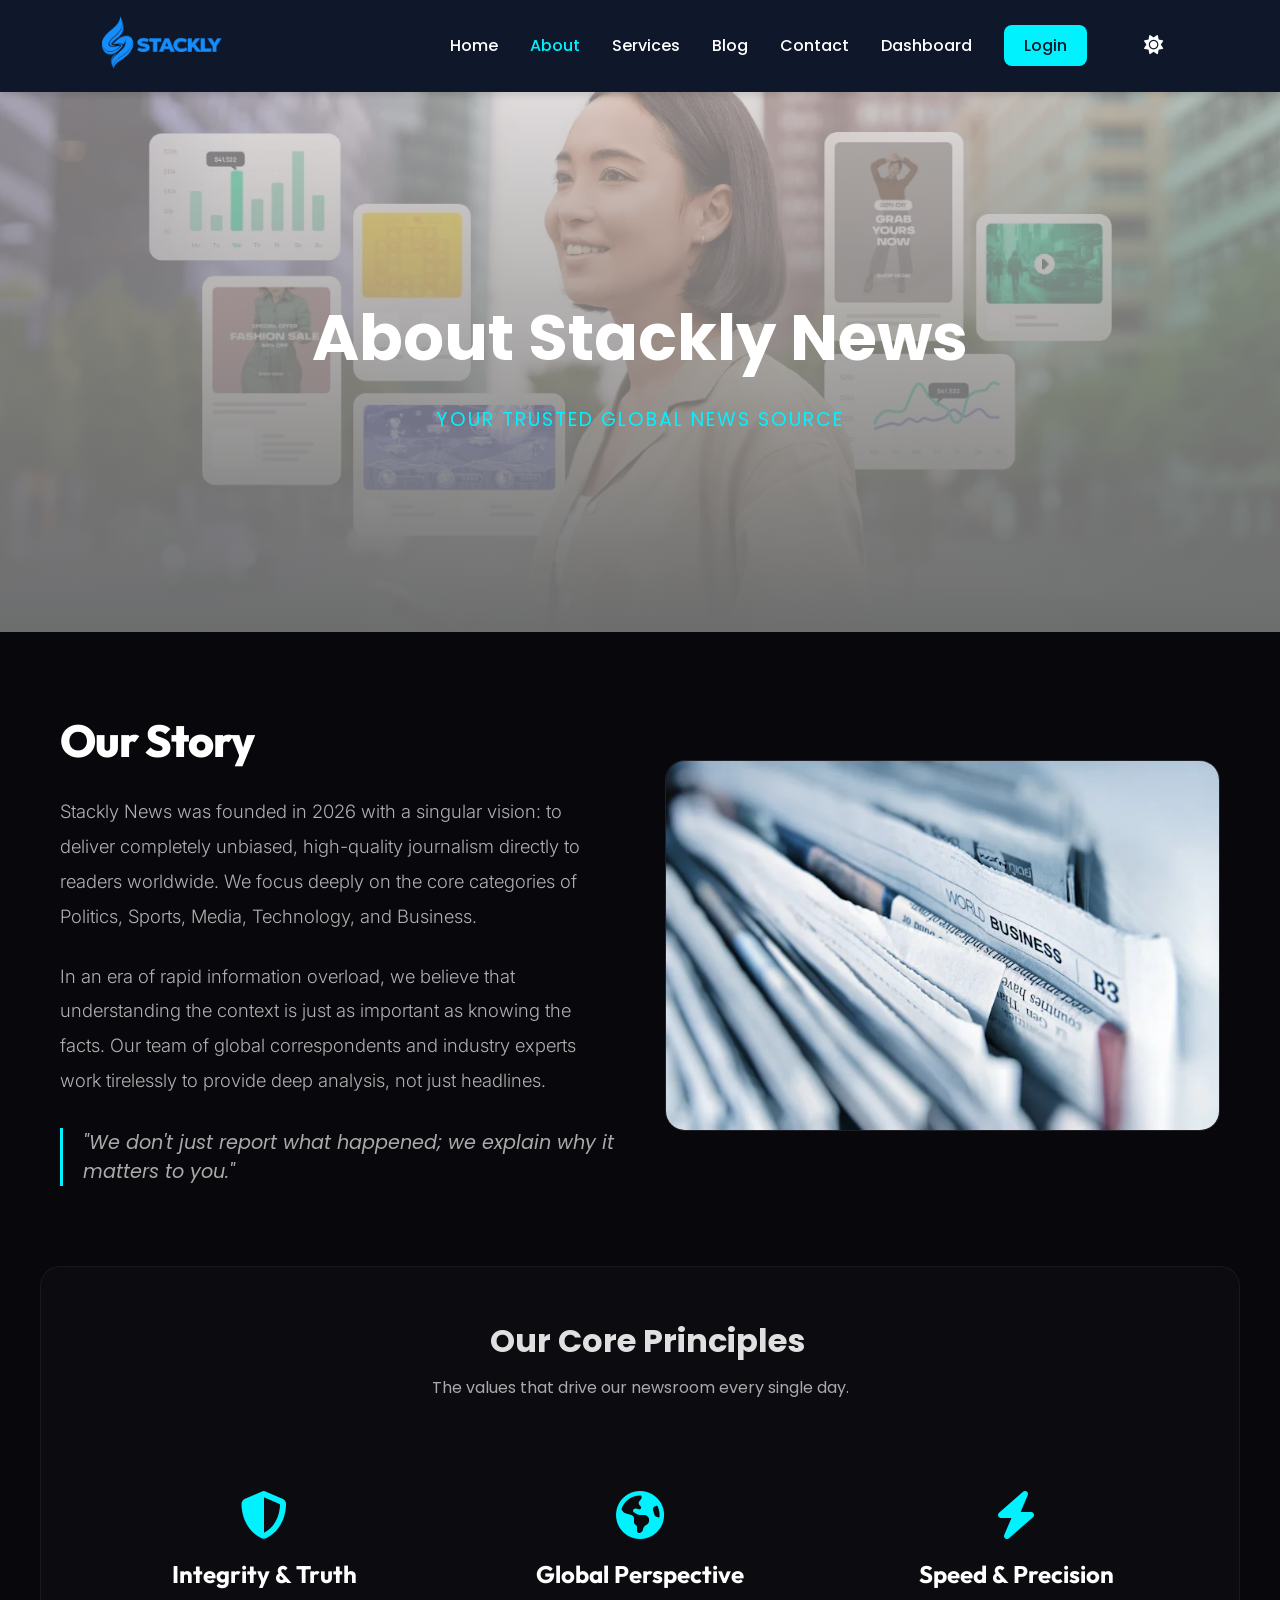
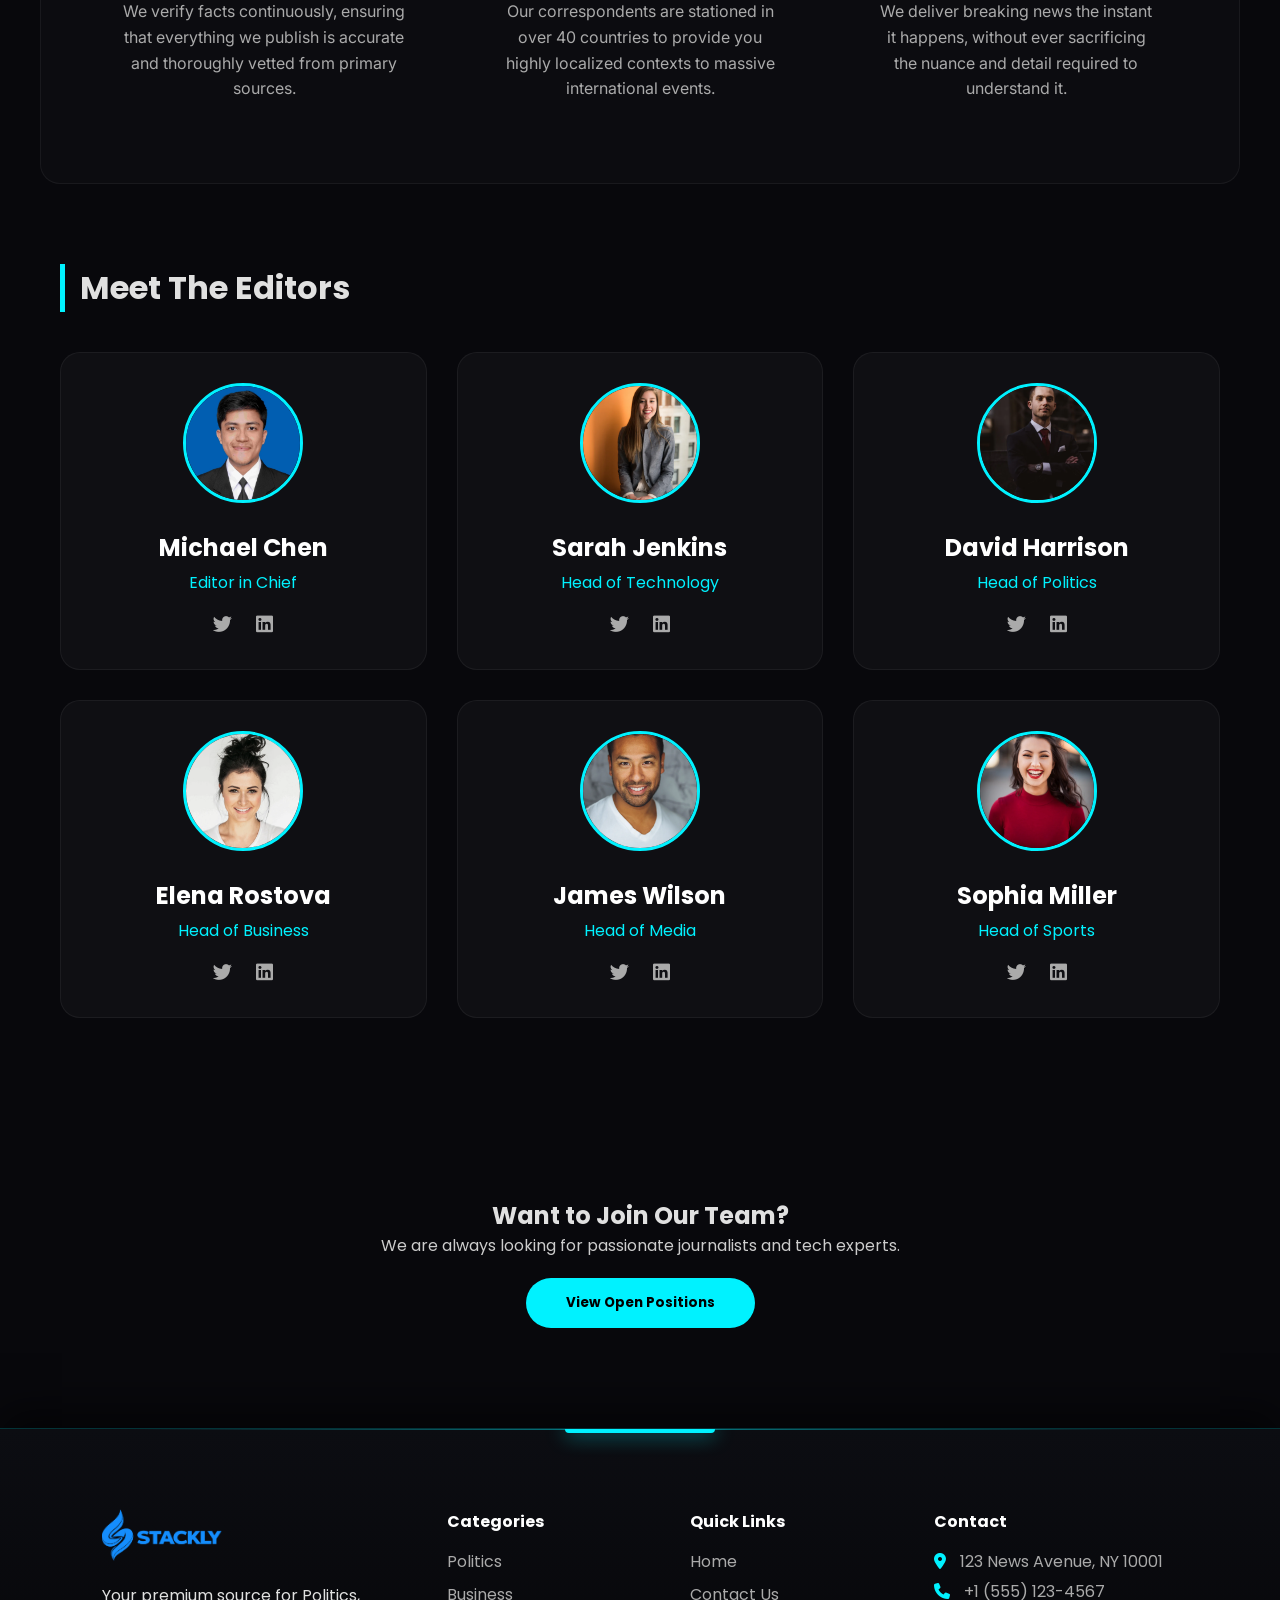
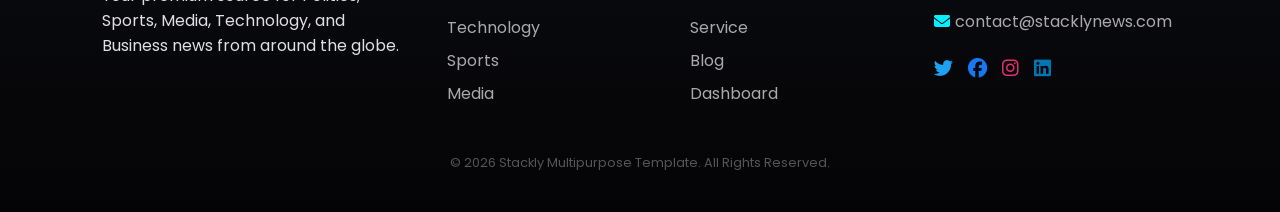
<file: about.html>
<!DOCTYPE html>
<html lang="en">

<head>
    <meta charset="UTF-8">
    <title>About Us - Stackly News</title>
    <meta name="viewport" content="width=device-width, initial-scale=1.0">
    <link rel="stylesheet" href="style.css">
    <link rel="stylesheet" href="https://cdnjs.cloudflare.com/ajax/libs/font-awesome/6.4.0/css/all.min.css">
    <link
        href="https://fonts.googleapis.com/css2?family=Outfit:wght@300;400;600;800&family=Inter:wght@300;400;500&display=swap"
        rel="stylesheet">
    <link rel="icon" href="favicon.ico" type="image/x-icon">
    <style>
        .about-hero {
            height: 60vh;
            background: linear-gradient(rgba(207, 199, 199, 0.6), rgb(108, 109, 109)), url('./assets/about\ \(1\).webp') center/cover;
            display: flex;
            align-items: center;
            justify-content: center;
            text-align: center;
            padding: 0 20px;
        }

        .about-hero h1 {
            font-size: 4rem;
            margin-bottom: 20px;
            color: white;
            animation: fadeInUp 0.8s ease-out;
        }

        .about-hero p {
            color: var(--primary);
            font-size: 1.2rem;
            letter-spacing: 2px;
            text-transform: uppercase;
            animation: fadeInUp 1s ease-out;
        }

        .about-content-grid {
            display: grid;
            grid-template-columns: 1fr 1fr;
            gap: 50px;
            align-items: center;
        }

        .about-text h2 {
            font-family: 'Outfit', sans-serif;
            font-size: 2.8rem;
            font-weight: 800;
            margin-bottom: 25px;
            color: white;
            letter-spacing: -1px;
        }

        .about-text p {
            font-family: 'Inter', sans-serif;
            font-size: 1.15rem;
            color: #b0b0b0;
            line-height: 1.9;
            margin-bottom: 25px;
            font-weight: 300;
        }

        .about-image img {
            width: 100%;
            border-radius: 20px;
            border: 1px solid rgba(255, 255, 255, 0.1);
            transition: transform 0.5s ease;
        }

        .about-image img:hover {
            transform: scale(1.02);
        }

        .team-grid {
            display: grid;
            grid-template-columns: repeat(auto-fit, minmax(280px, 1fr));
            gap: 30px;
        }

        .team-card {
            background: rgba(255, 255, 255, 0.03);
            border-radius: 20px;
            padding: 30px;
            text-align: center;
            border: 1px solid rgba(255, 255, 255, 0.05);
            transition: 0.4s;
        }

        .team-card:hover {
            transform: translateY(-10px);
            border-color: var(--primary);
            background: rgba(255, 255, 255, 0.08);
        }

        .team-card img {
            width: 120px;
            height: 120px;
            border-radius: 50%;
            object-fit: cover;
            margin-bottom: 20px;
            border: 3px solid var(--primary);
        }

        .team-card h3 {
            color: white;
            font-size: 1.5rem;
            margin-bottom: 5px;
        }

        .team-card p {
            color: var(--primary);
            margin-bottom: 15px;
        }

        .team-socials a {
            color: #aaa;
            margin: 0 10px;
            font-size: 1.2rem;
            transition: 0.3s;
        }

        .team-socials a:hover {
            color: white;
        }

        .mission-icons {
            display: grid;
            grid-template-columns: repeat(3, 1fr);
            gap: 30px;
            text-align: center;
            margin-top: 60px;
        }

        .mission-icon {
            padding: 30px;
            border-radius: 20px;
            transition: all 0.4s cubic-bezier(0.175, 0.885, 0.32, 1.275);
            border: 1px solid transparent;
        }

        .mission-icon:hover {
            transform: translateY(-15px);
            background: rgba(255, 255, 255, 0.05);
            border-color: rgba(0, 242, 255, 0.3);
            box-shadow: 0 15px 35px rgba(0, 0, 0, 0.3);
        }

        .mission-icon i {
            font-size: 3rem;
            color: var(--primary);
            margin-bottom: 20px;
            transition: transform 0.4s ease, filter 0.4s ease;
        }

        .mission-icon:hover i {
            transform: scale(1.2) rotate(5deg);
            filter: drop-shadow(0 0 10px var(--primary));
        }

        .mission-icon h3 {
            font-family: 'Outfit', sans-serif;
            font-size: 1.5rem;
            margin-bottom: 10px;
            color: white;
            transition: color 0.3s;
        }

        .mission-icon:hover h3 {
            color: var(--primary);
        }

        .mission-icon p {
            color: #aaa;
            font-family: 'Inter', sans-serif;
            font-size: 1rem;
            line-height: 1.6;
        }

        @media(max-width: 900px) {
            .about-content-grid {
                grid-template-columns: 1fr;
            }

            .mission-icons {
                grid-template-columns: 1fr;
            }
        }
    </style>
</head>

<body>

    <!-- HEADER -->
    <header>
        <a href="index.html" class="logo" style="text-decoration: none;">
            <img src="./assets/tmp_f83c2b80-b5e7-4372-945a-dd0c3b0d0067.webp" alt="Stackly Logo" width="120">
        </a>

        <div class="menu-toggle" id="mobile-menu">
            <span></span>
            <span></span>
            <span></span>
        </div>

        <nav id="nav-list">
            <div class="dropdown">
                <a href="javascript:void(0)">Home</a>
                <div class="dropdown-content">
                    <a href="index.html">Home 1</a>
                    <a href="home2.html">Home 2</a>
                </div>
            </div>
            <a href="about.html" style="color: var(--primary);">About</a>
            <a href="services.html">Services</a>
            <a href="blog.html">Blog</a>
            <a href="contact.html">Contact</a>
            <a href="dashboard.html">Dashboard</a>
            <a href="login.html" class="login-btn">Login</a>
            <button id="theme-toggle" class="btn" style="padding: 8px 15px; border-radius: 5px; margin-left: 10px;"><i
                    class="fas fa-sun"></i></button>
        </nav>
    </header>

    <!-- HERO SECTION -->
    <section class="about-hero">
        <div>
            <h1>About Stackly News</h1>
            <p>Your Trusted Global News Source</p>
        </div>
    </section>

    <!-- MAIN ABOUT SECTION -->
    <section class="container">
        <div class="about-content-grid">
            <div class="about-text">
                <h2>Our Story</h2>
                <p>Stackly News was founded in 2026 with a singular vision: to deliver completely unbiased, high-quality
                    journalism directly to readers worldwide. We focus deeply on the core categories of Politics,
                    Sports, Media, Technology, and Business.</p>
                <p>In an era of rapid information overload, we believe that understanding the context is just as
                    important as knowing the facts. Our team of global correspondents and industry experts work
                    tirelessly to provide deep analysis, not just headlines.</p>

                <div style="margin-top: 30px; padding-left: 20px; border-left: 3px solid var(--primary);">
                    <i style="color: #aaa; font-size: 1.2rem; font-style: italic;">"We don't just report what happened;
                        we explain why it matters to you."</i>
                </div>
            </div>
            <div class="about-image">
                <img src="./assets/img_1504711434969-e33886168f5c.webp"
                    alt="Newsroom Office">
            </div>
        </div>
    </section>

    <!-- OUR MISSION (ICONS) -->
    <section class="container"
        style="background: rgba(255,255,255,0.02); padding: 50px; border-radius: 20px; border: 1px solid rgba(255,255,255,0.05); margin-top: 50px;">
        <div style="text-align: center; margin-bottom: 40px;">
            <h2 class="section-title" style="border: none; margin-bottom: 10px;">Our Core Principles</h2>
            <p style="color: #aaa;">The values that drive our newsroom every single day.</p>
        </div>

        <div class="mission-icons">
            <div class="mission-icon">
                <i class="fas fa-shield-alt"></i>
                <h3>Integrity & Truth</h3>
                <p>We verify facts continuously, ensuring that everything we publish is accurate and thoroughly vetted
                    from primary sources.</p>
            </div>
            <div class="mission-icon">
                <i class="fas fa-globe-americas"></i>
                <h3>Global Perspective</h3>
                <p>Our correspondents are stationed in over 40 countries to provide you highly localized contexts to
                    massive international events.</p>
            </div>
            <div class="mission-icon">
                <i class="fas fa-bolt"></i>
                <h3>Speed & Precision</h3>
                <p>We deliver breaking news the instant it happens, without ever sacrificing the nuance and detail
                    required to understand it.</p>
            </div>
        </div>
    </section>

    <!-- TEAM SECTION -->
    <section class="container" style="margin-top: 80px;">
        <h2 class="section-title">Meet The Editors</h2>

        <div class="team-grid">
            <div class="team-card">
                <img src="./assets/foumder.webp"
                    alt="CEO">
                <h3>Michael Chen</h3>
                <p>Editor in Chief</p>
                <div class="team-socials">
                    <a href="404.html"><i class="fab fa-twitter"></i></a>
                    <a href="404.html"><i class="fab fa-linkedin"></i></a>
                </div>
            </div>

            <div class="team-card">
                <img src="./assets/img_1573496359142-b8d87734a5a2.webp"
                    alt="Tech Editor">
                <h3>Sarah Jenkins</h3>
                <p>Head of Technology</p>
                <div class="team-socials">
                    <a href="404.html"><i class="fab fa-twitter"></i></a>
                    <a href="404.html"><i class="fab fa-linkedin"></i></a>
                </div>
            </div>

            <div class="team-card">
                <img src="./assets/img_1519085360753-af0119f7cbe7.webp"
                    alt="Politics Editor">
                <h3>David Harrison</h3>
                <p>Head of Politics</p>
                <div class="team-socials">
                    <a href="404.html"><i class="fab fa-twitter"></i></a>
                    <a href="404.html"><i class="fab fa-linkedin"></i></a>
                </div>
            </div>

            <div class="team-card">
                <img src="./assets/img_1580489944761-15a19d654956.webp"
                    alt="Business Editor">
                <h3>Elena Rostova</h3>
                <p>Head of Business</p>
                <div class="team-socials">
                    <a href="#"><i class="fab fa-twitter"></i></a>
                    <a href="#"><i class="fab fa-linkedin"></i></a>
                </div>
            </div>

            <div class="team-card">
                <img src="./assets/img_1507003211169-0a1dd7228f2d.webp"
                    alt="Media Editor">
                <h3>James Wilson</h3>
                <p>Head of Media</p>
                <div class="team-socials">
                    <a href="404.html"><i class="fab fa-twitter"></i></a>
                    <a href="404.html"><i class="fab fa-linkedin"></i></a>
                </div>
            </div>

            <div class="team-card">
                <img src="./assets/img_1494790108377-be9c29b29330.webp"
                    alt="Sport Editor">
                <h3>Sophia Miller</h3>
                <p>Head of Sports</p>
                <div class="team-socials">
                    <a href="404.html"><i class="fab fa-twitter"></i></a>
                    <a href="404.html"><i class="fab fa-linkedin"></i></a>
                </div>
            </div>
        </div>
    </section>

    <!-- CTA -->
    <section class="cta" style="margin-top: 30px;">
        <h2>Want to Join Our Team?</h2>
        <p style="margin-bottom: 20px; color: #ccc;">We are always looking for passionate journalists and tech experts.
        </p>
        <button onclick="window.location.href='404.html'">View Open Positions</button>
    </section>

    <!-- FOOTER -->
   <footer>
        <div class="footer-content">
            <div>
                <a href="index.html" class="logo" style="text-decoration: none;">
                    <img src="./assets/tmp_f83c2b80-b5e7-4372-945a-dd0c3b0d0067.webp" alt="Logo" width="120">
                </a>
                <p style="margin-top: 15px;">Your premium source for Politics, Sports, Media, Technology, and Business
                    news from around the globe.</p>
            </div>

            <div>
                <h4 style="color: #fff; margin-bottom: 15px;">Categories</h4>
                <a href="#politics"
                    style="color: #aaa; text-decoration: none; display: block; margin-bottom: 8px;">Politics</a>
                <a href="#business"
                    style="color: #aaa; text-decoration: none; display: block; margin-bottom: 8px;">Business</a>
                <a href="#technology"
                    style="color: #aaa; text-decoration: none; display: block; margin-bottom: 8px;">Technology</a>
                <a href="#sports"
                    style="color: #aaa; text-decoration: none; display: block; margin-bottom: 8px;">Sports</a>
                <a href="#media"
                    style="color: #aaa; text-decoration: none; display: block; margin-bottom: 8px;">Media</a>
            </div>

            <div>
                <h4 style="color: #fff; margin-bottom: 15px;">Quick Links</h4>
                <a href="index.html"
                    style="color: #aaa; text-decoration: none; display: block; margin-bottom: 8px;">Home</a>
                <a href="contact.html"
                    style="color: #aaa; text-decoration: none; display: block; margin-bottom: 8px;">Contact Us</a>
                <a href="services.html" style="color: #aaa; text-decoration: none; display: block; margin-bottom: 8px;">Service</a>
                <a href="blog.html" style="color: #aaa; text-decoration: none; display: block; margin-bottom: 8px;">Blog</a>
                <a href="dashboard.html" style="color: #aaa; text-decoration: none; display: block; margin-bottom: 8px;">Dashboard</a>
            </div>

            <div>
                <h4 style="color: #fff; margin-bottom: 15px;">Contact</h4>
                <p style="color: #aaa;"><i class="fas fa-map-marker-alt"
                        style="color: var(--primary); margin-right: 10px;"></i> 123 News Avenue, NY 10001
                </p>
                <p style="margin-top: 5px; color: #aaa;"><i class="fas fa-phone"
                        style="color: var(--primary); margin-right: 10px;"></i> +1 (555) 123-4567</p>
                <p style="margin-top: 5px; color: #aaa;"><i class="fas fa-envelope"
                        style="color: var(--primary); margin-right: 5px;"></i>contact@stacklynews.com</p>
                <div class="social-icons" style="margin-top: 20px; font-size: 1.2rem; display: flex; gap: 15px;">
                    <a href="404.html"><i class="fab fa-twitter" style="color: #1da1f2; cursor: pointer;"></i></a>
                    <a href="404.html"><i class="fab fa-facebook" style="color: #1877f2; cursor: pointer;"></i></a>
                    <a href="404.html"><i class="fab fa-instagram" style="color: #e1306c; cursor: pointer;"></i></a>
                    <a href="404.html"> <i class="fab fa-linkedin" style="color: #0077b5; cursor: pointer;"></i></a>


                </div>
            </div>
        </div>

        <p class="copyright">© 2026 Stackly Multipurpose Template. All Rights Reserved.</p>
    </footer>

    <script src="script.js"></script>

</body>

</html>
</file>
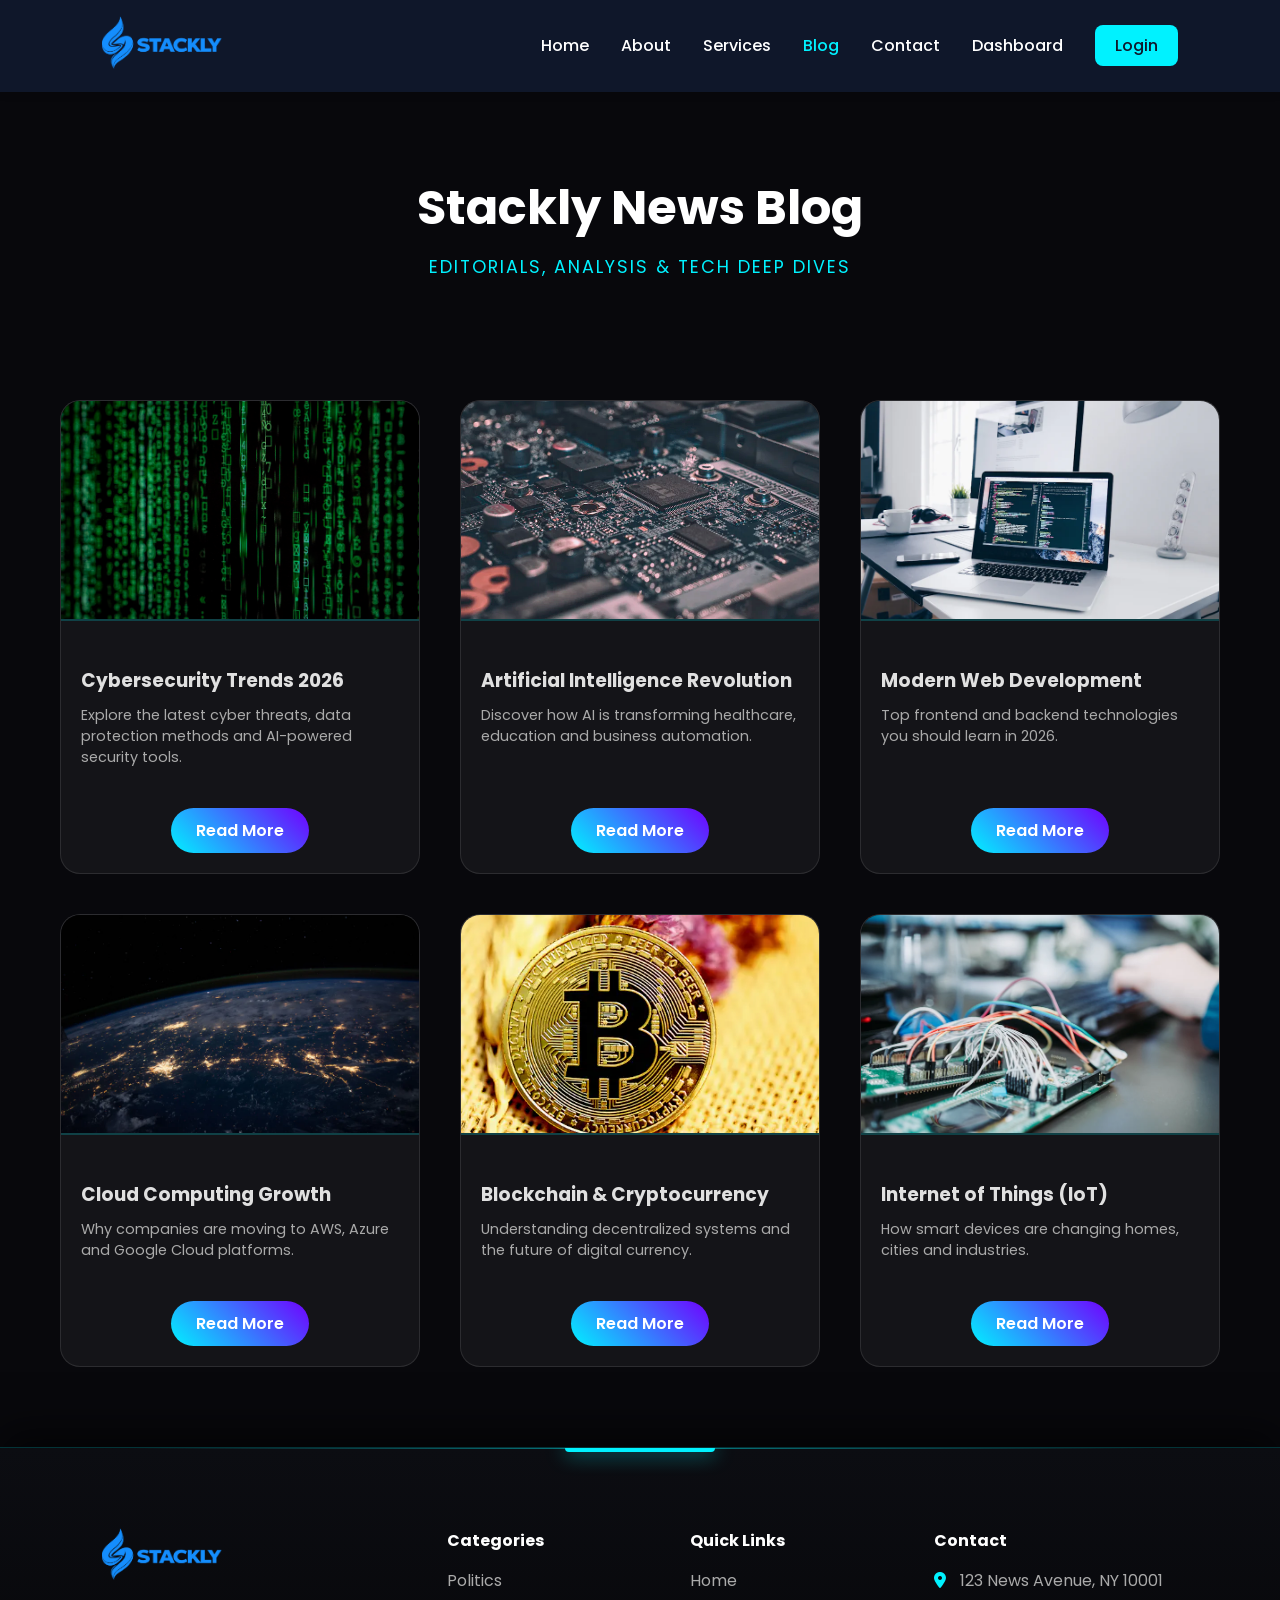
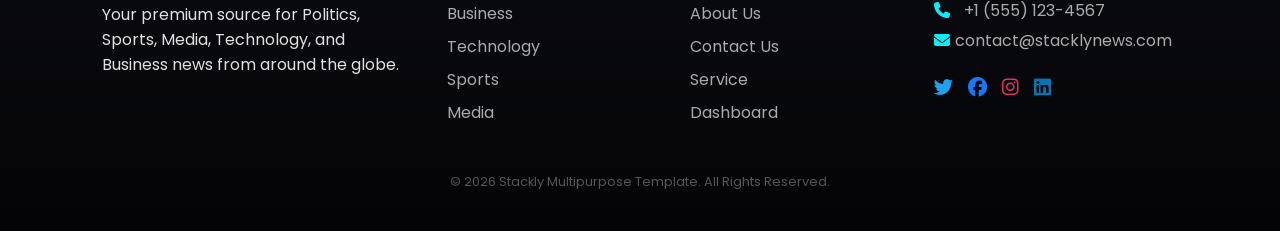
<file: blog.html>
<!DOCTYPE html>
<html lang="en">

<head>
    <meta charset="UTF-8">
    <title>Blog - Stackly News</title>
    <meta name="viewport" content="width=device-width, initial-scale=1.0">
    <link rel="stylesheet" href="style.css">
    <link rel="stylesheet" href="https://cdnjs.cloudflare.com/ajax/libs/font-awesome/6.4.0/css/all.min.css">
    <style>
        .blog-hero {
            padding: 80px 20px 40px;
            text-align: center;
        }

        .blog-hero h1 {
            font-size: 3rem;
            margin-bottom: 10px;
            color: white;
        }

        .blog-hero p {
            color: var(--primary);
            font-size: 1.1rem;
            letter-spacing: 2px;
            text-transform: uppercase;
        }

        .blog-grid {
            display: grid;
            grid-template-columns: repeat(auto-fit, minmax(350px, 1fr));
            gap: 40px;
            margin-bottom: 50px;
        }

        .card img {
            margin-bottom: 25px;
            display: block;
            border-bottom: 2px solid rgba(0, 242, 255, 0.2);
        }

        .blog-btn-container {
            display: flex;
            justify-content: center;
            padding: 20px;
            margin-top: auto;
        }
    </style>
    <link rel="icon" href="favicon.ico" type="image/x-icon">
</head>

<body>

    <!-- HEADER -->
    <header>
        <a href="index.html" class="logo" style="text-decoration: none;">
            <img src="./assets/tmp_f83c2b80-b5e7-4372-945a-dd0c3b0d0067.webp" alt="Stackly Logo" width="120">
        </a>

        <div class="menu-toggle" id="mobile-menu">
            <span></span>
            <span></span>
            <span></span>
        </div>

        <nav id="nav-list">
            <div class="dropdown">
                <a href="javascript:void(0)">Home</a>
                <div class="dropdown-content">
                    <a href="index.html">Home 1</a>
                    <a href="home2.html">Home 2</a>
                </div>
            </div>
            <a href="about.html">About</a>
            <a href="services.html">Services</a>
            <a href="blog.html" style="color: var(--primary);">Blog</a>
            <a href="contact.html">Contact</a>
            <a href="dashboard.html">Dashboard</a>
            <a href="login.html" class="login-btn">Login</a>
        </nav>
    </header>

    <!-- HERO SECTION -->
    <div class="blog-hero">
        <h1>Stackly News Blog</h1>
        <p>Editorials, Analysis & Tech Deep Dives</p>
    </div>

    <!-- MAIN CONTAINER -->
    <div class="container">
        <div class="blog-grid">

            <!-- BLOG CARD 1 -->
            <div class="card">
                <img src="./assets/img_1526374965328-7f61d4dc18c5.webp"
                    alt="Cybersecurity">
                <h3>Cybersecurity Trends 2026</h3>
                <p>Explore the latest cyber threats, data protection methods and AI-powered security tools.</p>
                <div class="blog-btn-container">
                    <a href="404.html" class="btn" style="padding: 10px 25px;">Read More</a>
                </div>
            </div>

            <!-- BLOG CARD 2 -->
            <div class="card">
                <img src="./assets/img_1518770660439-4636190af475.webp"
                    alt="AI">
                <h3>Artificial Intelligence Revolution</h3>
                <p>Discover how AI is transforming healthcare, education and business automation.</p>
                <div class="blog-btn-container">
                    <a href="404.html" class="btn" style="padding: 10px 25px;">Read More</a>
                </div>
            </div>

            <!-- BLOG CARD 3 -->
            <div class="card">
                <img src="./assets/img_1498050108023-c5249f4df085.webp"
                    alt="Web Development">
                <h3>Modern Web Development</h3>
                <p>Top frontend and backend technologies you should learn in 2026.</p>
                <div class="blog-btn-container">
                    <a href="404.html" class="btn" style="padding: 10px 25px;">Read More</a>
                </div>
            </div>

            <!-- BLOG CARD 4 -->
            <div class="card">
                <img src="./assets/img_1451187580459-43490279c0fa.webp"
                    alt="Cloud Computing">
                <h3>Cloud Computing Growth</h3>
                <p>Why companies are moving to AWS, Azure and Google Cloud platforms.</p>
                <div class="blog-btn-container">
                    <a href="404.html" class="btn" style="padding: 10px 25px;">Read More</a>
                </div>
            </div>

            <!-- BLOG CARD 5 -->
            <div class="card">
                <img src="./assets/img_1621416894569-0f39ed31d247.webp"
                    alt="Blockchain">
                <h3>Blockchain & Cryptocurrency</h3>
                <p>Understanding decentralized systems and the future of digital currency.</p>
                <div class="blog-btn-container">
                    <a href="404.html" class="btn" style="padding: 10px 25px;">Read More</a>
                </div>
            </div>

            <!-- BLOG CARD 6 -->
            <div class="card">
                <img src="./assets/img_1558346490-a72e53ae2d4f.webp"
                    alt="IoT">
                <h3>Internet of Things (IoT)</h3>
                <p>How smart devices are changing homes, cities and industries.</p>
                <div class="blog-btn-container">
                    <a href="404.html" class="btn" style="padding: 10px 25px;">Read More</a>
                </div>
            </div>

        </div>
    </div>



    <!-- FOOTER -->
   <footer>
        <div class="footer-content">
            <div>
                <a href="index.html" class="logo" style="text-decoration: none;">
                    <img src="./assets/tmp_f83c2b80-b5e7-4372-945a-dd0c3b0d0067.webp" alt="Logo" width="120">
                </a>
                <p style="margin-top: 15px;">Your premium source for Politics, Sports, Media, Technology, and Business
                    news from around the globe.</p>
            </div>

            <div>
                <h4 style="color: #fff; margin-bottom: 15px;">Categories</h4>
                <a href="#politics"
                    style="color: #aaa; text-decoration: none; display: block; margin-bottom: 8px;">Politics</a>
                <a href="#business"
                    style="color: #aaa; text-decoration: none; display: block; margin-bottom: 8px;">Business</a>
                <a href="#technology"
                    style="color: #aaa; text-decoration: none; display: block; margin-bottom: 8px;">Technology</a>
                <a href="#sports"
                    style="color: #aaa; text-decoration: none; display: block; margin-bottom: 8px;">Sports</a>
                <a href="#media"
                    style="color: #aaa; text-decoration: none; display: block; margin-bottom: 8px;">Media</a>
            </div>

            <div>
                <h4 style="color: #fff; margin-bottom: 15px;">Quick Links</h4>
                <a href="index.html" style="color: #aaa; text-decoration: none; display: block; margin-bottom: 8px;">Home</a>
                <a href="about.html"
                    style="color: #aaa; text-decoration: none; display: block; margin-bottom: 8px;">About Us</a>
                <a href="contact.html"
                    style="color: #aaa; text-decoration: none; display: block; margin-bottom: 8px;">Contact Us</a>
                <a href="services.html" style="color: #aaa; text-decoration: none; display: block; margin-bottom: 8px;">Service</a>
                <a href="dashboard.html" style="color: #aaa; text-decoration: none; display: block; margin-bottom: 8px;">Dashboard</a>
            </div>

            <div>
                <h4 style="color: #fff; margin-bottom: 15px;">Contact</h4>
                <p style="color: #aaa;"><i class="fas fa-map-marker-alt"
                        style="color: var(--primary); margin-right: 10px;"></i> 123 News Avenue, NY 10001
                </p>
                <p style="margin-top: 5px; color: #aaa;"><i class="fas fa-phone"
                        style="color: var(--primary); margin-right: 10px;"></i> +1 (555) 123-4567</p>
                <p style="margin-top: 5px; color: #aaa;"><i class="fas fa-envelope"
                        style="color: var(--primary); margin-right: 5px;"></i>contact@stacklynews.com</p>
                <div class="social-icons" style="margin-top: 20px; font-size: 1.2rem; display: flex; gap: 15px;">
                    <a href="404.html"><i class="fab fa-twitter" style="color: #1da1f2; cursor: pointer;"></i></a>
                    <a href="404.html"><i class="fab fa-facebook" style="color: #1877f2; cursor: pointer;"></i></a>
                    <a href="404.html"><i class="fab fa-instagram" style="color: #e1306c; cursor: pointer;"></i></a>
                    <a href="404.html"> <i class="fab fa-linkedin" style="color: #0077b5; cursor: pointer;"></i></a>


                </div>
            </div>
        </div>

        <p class="copyright">© 2026 Stackly Multipurpose Template. All Rights Reserved.</p>
    </footer>
    <script src="script.js"></script>
</body>

</html>
</file>
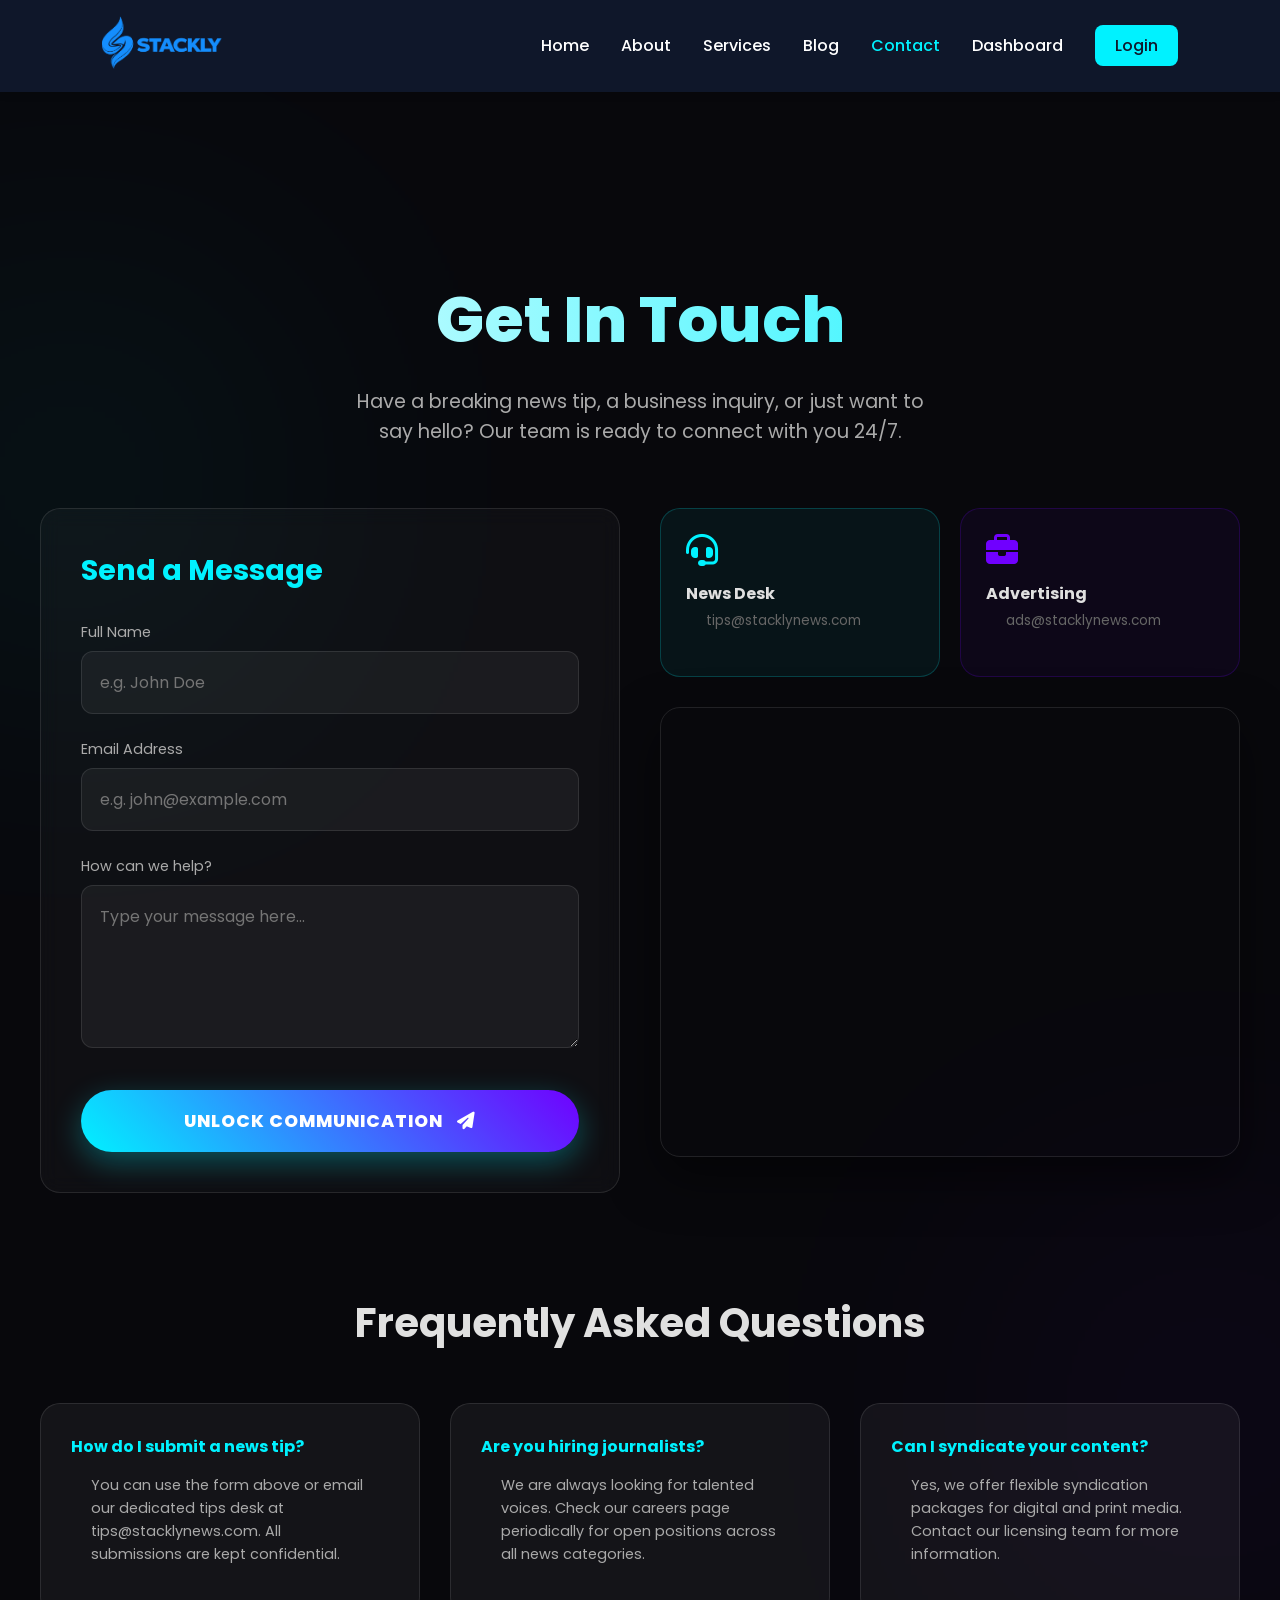
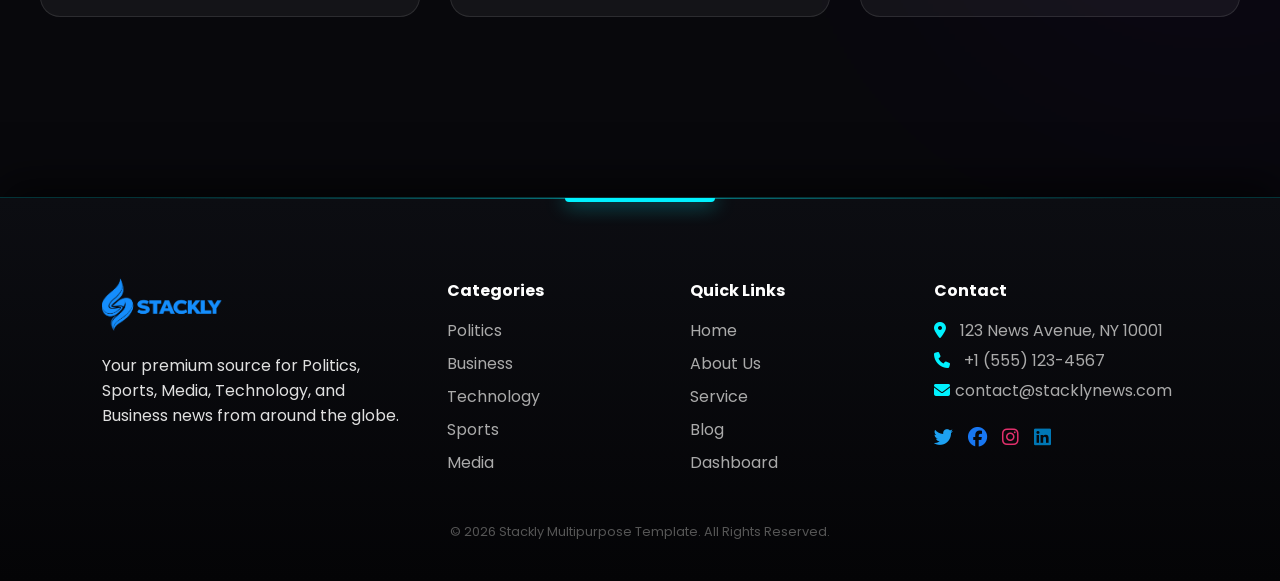
<file: contact.html>
<!DOCTYPE html>
<html lang="en">

<head>
    <meta charset="UTF-8">
    <title>Contact Us - Stackly News</title>
    <meta name="viewport" content="width=device-width, initial-scale=1.0">
    <link rel="stylesheet" href="style.css">
    <link rel="stylesheet" href="https://cdnjs.cloudflare.com/ajax/libs/font-awesome/6.4.0/css/all.min.css">
    <style>
        .contact-layout {
            display: grid;
            grid-template-columns: 1fr 1fr;
            gap: 40px;
            margin-top: 40px;
            align-items: start;
        }

        .map-container {
            width: 100%;
            height: 450px;
            border-radius: 20px;
            overflow: hidden;
            border: 1px solid rgba(255, 255, 255, 0.1);
            transition: 0.5s ease;
        }

        .map-container:hover {
            transform: translateY(-5px);
            box-shadow: 0 30px 60px rgba(0, 0, 0, 0.6);
        }

        form label {
            transition: 0.3s;
        }

        form input,
        form textarea {
            width: 100%;
            padding: 18px;
            background: rgba(255, 255, 255, 0.05);
            border: 1px solid rgba(255, 255, 255, 0.1);
            border-radius: 12px;
            color: white;
            font-size: 1rem;
            outline: none;
            transition: 0.4s cubic-bezier(0.175, 0.885, 0.32, 1.275);
        }

        form input:focus,
        form textarea:focus {
            border-color: var(--primary);
            background: rgba(255, 255, 255, 0.08);
            transform: translateX(5px);
            box-shadow: -5px 0 0 var(--primary);
        }

        form button {
            width: 100%;
            padding: 18px;
            background: linear-gradient(45deg, var(--primary), var(--secondary));
            border: none;
            border-radius: 50px;
            color: white;
            font-weight: 800;
            font-size: 1.1rem;
            text-transform: uppercase;
            letter-spacing: 1px;
            cursor: pointer;
            transition: 0.4s;
            box-shadow: 0 10px 30px rgba(0, 242, 255, 0.3);
        }

        form button:hover {
            transform: translateY(-3px) scale(1.02);
            box-shadow: 0 15px 40px rgba(0, 242, 255, 0.5);
        }

        @media (max-width: 992px) {
            .contact-layout {
                grid-template-columns: 1fr;
            }
        }
    </style>
    <link rel="icon" href="favicon.ico" type="image/x-icon">
</head>

<body>

    <!-- HEADER -->
    <header>
        <a href="index.html" class="logo" style="text-decoration: none;">
            <img src="./assets/tmp_f83c2b80-b5e7-4372-945a-dd0c3b0d0067.webp" alt="Stackly Logo" width="120">
        </a>

        <div class="menu-toggle" id="mobile-menu">
            <span></span>
            <span></span>
            <span></span>
        </div>

        <nav id="nav-list">
            <div class="dropdown">
                <a href="javascript:void(0)">Home</a>
                <div class="dropdown-content">
                    <a href="index.html">Home 1</a>
                    <a href="home2.html">Home 2</a>
                </div>
            </div>
            <a href="about.html">About</a>
            <a href="services.html">Services</a>
            <a href="blog.html">Blog</a>
            <a href="contact.html" style="color: var(--primary);">Contact</a>
            <a href="dashboard.html">Dashboard</a>
            <a href="login.html" class="login-btn">Login</a>
        </nav>
    </header>

    <div class="container" style="padding: 100px 0; position: relative;">
        <!-- DECORATIVE ELEMENTS -->
        <div style="position: absolute; top: 10%; left: -10%; width: 300px; height: 300px; background: var(--primary); filter: blur(150px); opacity: 0.1; z-index: -1;"></div>
        <div style="position: absolute; bottom: 10%; right: -10%; width: 300px; height: 300px; background: var(--secondary); filter: blur(150px); opacity: 0.1; z-index: -1;"></div>

        <div style="text-align: center; margin-bottom: 60px;">
            <h1 style="font-size: 4rem; margin-bottom: 20px; background: linear-gradient(to right, #fff, var(--primary)); background-clip: text; -webkit-background-clip: text; -webkit-text-fill-color: transparent; font-weight: 800;">Get In Touch</h1>
            <p style="color: #aaa; font-size: 1.2rem; max-width: 600px; margin: 0 auto; line-height: 1.6;">Have a breaking news tip, a business inquiry, or just want to say hello? Our team is ready to connect with you 24/7.</p>
        </div>

        <div class="contact-layout">
            <!-- CONTACT FORM (LEFT) -->
            <div class="contact-form card" style="padding: 40px; background: rgba(255, 255, 255, 0.03); backdrop-filter: blur(10px); border: 1px solid rgba(255, 255, 255, 0.1);">
                <h2 style="color: var(--primary); margin-bottom: 30px; font-size: 1.8rem;">Send a Message</h2>
                <form onsubmit="event.preventDefault(); window.location.href='404.html';">
                    <div style="margin-bottom: 25px;">
                        <label style="display: block; color: #aaa; margin-bottom: 8px; font-size: 0.9rem;">Full Name</label>
                        <input type="text" placeholder="e.g. John Doe" required>
                    </div>
                    <div style="margin-bottom: 25px;">
                        <label style="display: block; color: #aaa; margin-bottom: 8px; font-size: 0.9rem;">Email Address</label>
                        <input type="email" placeholder="e.g. john@example.com" required>
                    </div>
                    <div style="margin-bottom: 35px;">
                        <label style="display: block; color: #aaa; margin-bottom: 8px; font-size: 0.9rem;">How can we help?</label>
                        <textarea placeholder="Type your message here..." rows="5" required></textarea>
                    </div>
                    <button type="submit">Unlock Communication <i class="fas fa-paper-plane" style="margin-left: 10px;"></i></button>
                </form>
            </div>

            <!-- INFO & MAP (RIGHT) -->
            <div style="display: flex; flex-direction: column; gap: 30px;">
                <div class="grid-2" style="display: grid; grid-template-columns: 1fr 1fr; gap: 20px;">
                    <div class="card" style="padding: 25px; text-align: left; background: rgba(0, 242, 255, 0.05); border-color: rgba(0, 242, 255, 0.2);">
                        <i class="fas fa-headset" style="font-size: 2rem; color: var(--primary); margin-bottom: 15px;"></i>
                        <h4 style="margin-bottom: 5px;">News Desk</h4>
                        <p style="color: #666; font-size: 0.85rem;">tips@stacklynews.com</p>
                    </div>
                    <div class="card" style="padding: 25px; text-align: left; background: rgba(112, 0, 255, 0.05); border-color: rgba(112, 0, 255, 0.2);">
                        <i class="fas fa-briefcase" style="font-size: 2rem; color: var(--secondary); margin-bottom: 15px;"></i>
                        <h4 style="margin-bottom: 5px;">Advertising</h4>
                        <p style="color: #666; font-size: 0.85rem;">ads@stacklynews.com</p>
                    </div>
                </div>

                <div class="map-container" style="box-shadow: 0 20px 50px rgba(0,0,0,0.5);">
                    <iframe
                        src="https://www.google.com/maps/embed?pb=!1m18!1m12!1m3!1d193595.25280821873!2d-74.11976373946229!3d40.69766374874431!2m3!1f0!2f0!3f0!3m2!1i1024!2i768!4f13.1!3m3!1m2!1s0x89c24fa5d33f083b%3A0xc80b8f06e177fe62!2sNew%20York%2C%20NY%2C%20USA!5e0!3m2!1sen!2sin!4v1700000000000!5m2!1sen!2sin"
                        width="100%" height="100%" style="border:0;" allowfullscreen="" loading="lazy"
                        referrerpolicy="no-referrer-when-cross-origin"></iframe>
                </div>
            </div>
        </div>

        <!-- FAQ SECTION -->
        <div style="margin-top: 100px;">
            <h2 style="text-align: center; font-size: 2.5rem; margin-bottom: 50px;">Frequently Asked Questions</h2>
            <div class="grid-3">
                <div class="card" style="text-align: left; padding: 30px;">
                    <h4 style="color: var(--primary); margin-bottom: 15px;">How do I submit a news tip?</h4>
                    <p style="color: #aaa; font-size: 0.9rem; line-height: 1.6;">You can use the form above or email our dedicated tips desk at tips@stacklynews.com. All submissions are kept confidential.</p>
                </div>
                <div class="card" style="text-align: left; padding: 30px;">
                    <h4 style="color: var(--primary); margin-bottom: 15px;">Are you hiring journalists?</h4>
                    <p style="color: #aaa; font-size: 0.9rem; line-height: 1.6;">We are always looking for talented voices. Check our careers page periodically for open positions across all news categories.</p>
                </div>
                <div class="card" style="text-align: left; padding: 30px;">
                    <h4 style="color: var(--primary); margin-bottom: 15px;">Can I syndicate your content?</h4>
                    <p style="color: #aaa; font-size: 0.9rem; line-height: 1.6;">Yes, we offer flexible syndication packages for digital and print media. Contact our licensing team for more information.</p>
                </div>
            </div>
        </div>
    </div>

    <!-- FOOTER -->
   <footer>
        <div class="footer-content">
            <div>
                <a href="index.html" class="logo" style="text-decoration: none;">
                    <img src="./assets/tmp_f83c2b80-b5e7-4372-945a-dd0c3b0d0067.webp" alt="Logo" width="120">
                </a>
                <p style="margin-top: 15px;">Your premium source for Politics, Sports, Media, Technology, and Business
                    news from around the globe.</p>
            </div>

            <div>
                <h4 style="color: #fff; margin-bottom: 15px;">Categories</h4>
                <a href="#politics"
                    style="color: #aaa; text-decoration: none; display: block; margin-bottom: 8px;">Politics</a>
                <a href="#business"
                    style="color: #aaa; text-decoration: none; display: block; margin-bottom: 8px;">Business</a>
                <a href="#technology"
                    style="color: #aaa; text-decoration: none; display: block; margin-bottom: 8px;">Technology</a>
                <a href="#sports"
                    style="color: #aaa; text-decoration: none; display: block; margin-bottom: 8px;">Sports</a>
                <a href="#media"
                    style="color: #aaa; text-decoration: none; display: block; margin-bottom: 8px;">Media</a>
            </div>

            <div>
                <h4 style="color: #fff; margin-bottom: 15px;">Quick Links</h4>
                <a href="index.html"
                    style="color: #aaa; text-decoration: none; display: block; margin-bottom: 8px;">Home</a>
                <a href="about.html"
                    style="color: #aaa; text-decoration: none; display: block; margin-bottom: 8px;">About Us</a>
                <a href="services.html" style="color: #aaa; text-decoration: none; display: block; margin-bottom: 8px;">Service</a>
                <a href="blog.html" style="color: #aaa; text-decoration: none; display: block; margin-bottom: 8px;">Blog</a>
                <a href="dashboard.html" style="color: #aaa; text-decoration: none; display: block; margin-bottom: 8px;">Dashboard</a>
                
            </div>

            <div>
                <h4 style="color: #fff; margin-bottom: 15px;">Contact</h4>
                <p style="color: #aaa;"><i class="fas fa-map-marker-alt"
                        style="color: var(--primary); margin-right: 10px;"></i> 123 News Avenue, NY 10001
                </p>
                <p style="margin-top: 5px; color: #aaa;"><i class="fas fa-phone"
                        style="color: var(--primary); margin-right: 10px;"></i> +1 (555) 123-4567</p>
                <p style="margin-top: 5px; color: #aaa;"><i class="fas fa-envelope"
                        style="color: var(--primary); margin-right: 5px;"></i>contact@stacklynews.com</p>
                <div class="social-icons" style="margin-top: 20px; font-size: 1.2rem; display: flex; gap: 15px;">
                    <a href="404.html"><i class="fab fa-twitter" style="color: #1da1f2; cursor: pointer;"></i></a>
                    <a href="404.html"><i class="fab fa-facebook" style="color: #1877f2; cursor: pointer;"></i></a>
                    <a href="404.html"><i class="fab fa-instagram" style="color: #e1306c; cursor: pointer;"></i></a>
                    <a href="404.html"> <i class="fab fa-linkedin" style="color: #0077b5; cursor: pointer;"></i></a>


                </div>
            </div>
        </div>

        <p class="copyright">© 2026 Stackly Multipurpose Template. All Rights Reserved.</p>
    </footer>

    <script src="script.js"></script>
</body>

</html>
</file>
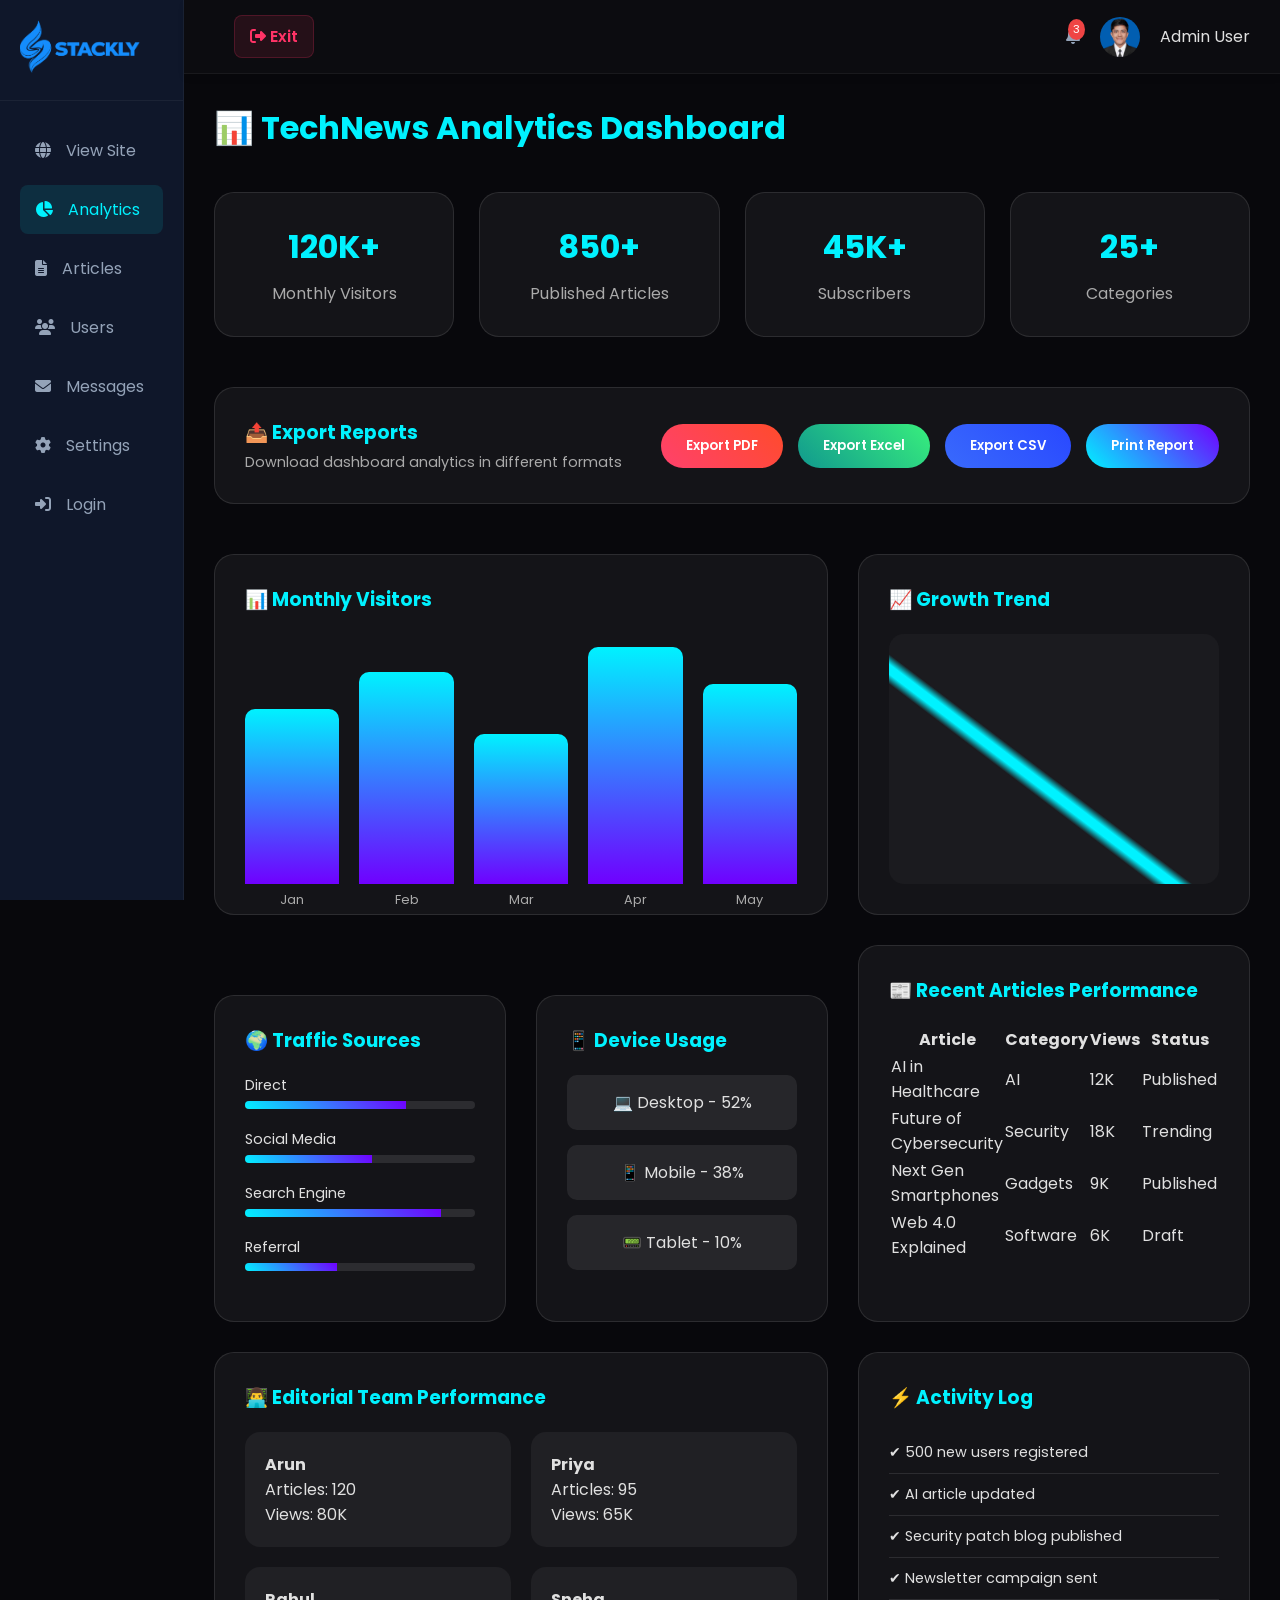
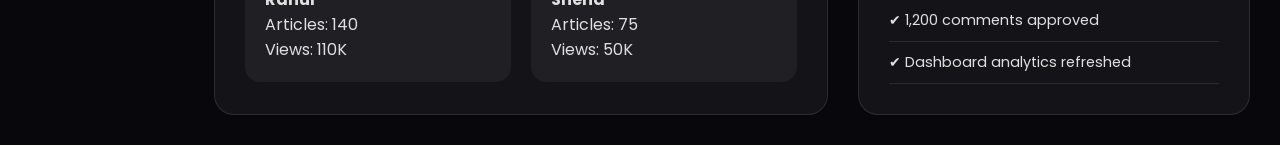
<file: dashboard.html>
<!DOCTYPE html>
<html lang="en">

<head>
    <meta charset="UTF-8">
    <meta name="viewport" content="width=device-width, initial-scale=1.0">
    <title>TechNews Dashboard</title>

    <link rel="stylesheet" href="style.css">
    <link rel="stylesheet" href="dashboard.css">
    <link rel="stylesheet" href="https://cdnjs.cloudflare.com/ajax/libs/font-awesome/6.4.0/css/all.min.css">
    <link rel="icon" href="favicon.ico" type="image/x-icon">
</head>

<body>

    <!-- ADMIN LAYOUT -->
    <div class="admin-layout">

        <!-- SIDEBAR -->
        <aside class="sidebar">
            <div class="sidebar-header">
                <a href="index.html" class="logo" style="text-decoration: none;">
                    <img src="./assets/tmp_f83c2b80-b5e7-4372-945a-dd0c3b0d0067.webp" alt="Stackly Logo" width="120">
                </a>
            </div>
            <ul class="sidebar-menu">
                <li><a href="index.html"><i class="fas fa-globe"></i> View Site</a></li>
                <li><a href="404.html" class="active"><i class="fas fa-chart-pie"></i> Analytics</a></li>
                <li><a href="404.html"><i class="fas fa-file-alt"></i> Articles</a></li>
                <li><a href="404.html"><i class="fas fa-users"></i> Users</a></li>

                <li><a href="404.html"><i class="fas fa-envelope"></i> Messages</a></li>
                <li><a href="404.html"><i class="fas fa-cog"></i> Settings</a></li>
                <li><a href="login.html"><i class="fas fa-sign-in-alt"></i> Login</a></li>
            </ul>
        </aside>

        <!-- MAIN CONTENT -->
        <main class="main-content">

            <!-- TOP NAVIGATION -->
            <header class="admin-header">
                <div class="menu-toggle-dash" id="sidebar-toggle">
                    <i class="fas fa-bars"></i>
                </div>

                <a href="login.html" class="exit-btn" style="margin-right: auto; margin-left: 20px; color: #ff3366; text-decoration: none; font-weight: 600; background: rgba(255, 51, 102, 0.1); padding: 8px 15px; border-radius: 8px; border: 1px solid rgba(255, 51, 102, 0.2); transition: 0.3s;">
                    <i class="fas fa-sign-out-alt"></i> Exit
                </a>

                <div class="admin-profile">
                    <div class="notification">
                        <i class="fas fa-bell"></i>
                        <span class="badge">3</span>
                    </div>
                    <img src="./assets/foumder.webp"
                        alt="Admin" class="avatar">
                    <span>Admin User</span>
                </div>
            </header>

            <section class="dashboard-container" style="padding: 30px;">

                <h2 class="dash-title">📊 TechNews Analytics Dashboard</h2>

                <!-- TOP STATS -->
                <div class="stats-grid">
                    <div class="stat-card">
                        <h3>120K+</h3>
                        <p>Monthly Visitors</p>
                    </div>

                    <div class="stat-card">
                        <h3>850+</h3>
                        <p>Published Articles</p>
                    </div>

                    <div class="stat-card">
                        <h3>45K+</h3>
                        <p>Subscribers</p>
                    </div>

                    <div class="stat-card">
                        <h3>25+</h3>
                        <p>Categories</p>
                    </div>
                </div>

                <!-- ================= EXPORT SECTION ================= -->

                <div class="export-section">

                    <div class="export-title">
                        <h3>📤 Export Reports</h3>
                        <p>Download dashboard analytics in different formats</p>
                    </div>

                    <div class="export-buttons">
                        <button class="export-btn pdf" onclick="window.location.href='404.html'">Export PDF</button>
                        <button class="export-btn excel" onclick="window.location.href='404.html'">Export Excel</button>
                        <button class="export-btn csv" onclick="window.location.href='404.html'">Export CSV</button>
                        <button class="export-btn print" onclick="window.location.href='404.html'">Print Report</button>
                    </div>

                </div>

                <!-- GRAPH SECTION -->
                <div class="graph-grid">

                    <!-- BAR GRAPH -->
                    <div class="graph-card">
                        <h3>📊 Monthly Visitors</h3>

                        <div class="bar-chart">
                            <div class="bar" style="height:70%"><span>Jan</span></div>
                            <div class="bar" style="height:85%"><span>Feb</span></div>
                            <div class="bar" style="height:60%"><span>Mar</span></div>
                            <div class="bar" style="height:95%"><span>Apr</span></div>
                            <div class="bar" style="height:80%"><span>May</span></div>
                        </div>
                    </div>

                    <!-- LINE GRAPH -->
                    <div class="graph-card">
                        <h3>📈 Growth Trend</h3>

                        <div class="line-chart">
                            <div class="line"></div>
                        </div>
                    </div>
                    <!-- ================= USER ANALYTICS ================= -->
                    <div class="analytics-grid">

                        <div class="graph-card">
                            <h3>🌍 Traffic Sources</h3>
                            <div class="progress-box">
                                <div class="progress-item">
                                    <span>Direct</span>
                                    <div class="progress-bar">
                                        <div style="width:70%"></div>
                                    </div>
                                </div>

                                <div class="progress-item">
                                    <span>Social Media</span>
                                    <div class="progress-bar">
                                        <div style="width:55%"></div>
                                    </div>
                                </div>

                                <div class="progress-item">
                                    <span>Search Engine</span>
                                    <div class="progress-bar">
                                        <div style="width:85%"></div>
                                    </div>
                                </div>

                                <div class="progress-item">
                                    <span>Referral</span>
                                    <div class="progress-bar">
                                        <div style="width:40%"></div>
                                    </div>
                                </div>
                            </div>
                        </div>

                        <div class="graph-card">
                            <h3>📱 Device Usage</h3>
                            <div class="device-grid">
                                <div class="device-card">💻 Desktop - 52%</div>
                                <div class="device-card">📱 Mobile - 38%</div>
                                <div class="device-card">📟 Tablet - 10%</div>
                            </div>
                        </div>

                    </div>

                    <!-- ================= RECENT ARTICLES ================= -->

                    <div class="graph-card">
                        <h3>📰 Recent Articles Performance</h3>

                        <table>
                            <tr>
                                <th>Article</th>
                                <th>Category</th>
                                <th>Views</th>
                                <th>Status</th>
                            </tr>
                            <tr>
                                <td>AI in Healthcare</td>
                                <td>AI</td>
                                <td>12K</td>
                                <td>Published</td>
                            </tr>
                            <tr>
                                <td>Future of Cybersecurity</td>
                                <td>Security</td>
                                <td>18K</td>
                                <td>Trending</td>
                            </tr>
                            <tr>
                                <td>Next Gen Smartphones</td>
                                <td>Gadgets</td>
                                <td>9K</td>
                                <td>Published</td>
                            </tr>
                            <tr>
                                <td>Web 4.0 Explained</td>
                                <td>Software</td>
                                <td>6K</td>
                                <td>Draft</td>
                            </tr>
                        </table>
                    </div>

                    <!-- ================= TEAM PERFORMANCE ================= -->

                    <div class="graph-card">
                        <h3>👨‍💻 Editorial Team Performance</h3>

                        <div class="team-grid">
                            <div class="team-card">
                                <h4>Arun</h4>
                                <p>Articles: 120</p>
                                <p>Views: 80K</p>
                            </div>

                            <div class="team-card">
                                <h4>Priya</h4>
                                <p>Articles: 95</p>
                                <p>Views: 65K</p>
                            </div>

                            <div class="team-card">
                                <h4>Rahul</h4>
                                <p>Articles: 140</p>
                                <p>Views: 110K</p>
                            </div>

                            <div class="team-card">
                                <h4>Sneha</h4>
                                <p>Articles: 75</p>
                                <p>Views: 50K</p>
                            </div>
                        </div>
                    </div>

                    <!-- ================= ACTIVITY LOG ================= -->

                    <div class="graph-card">
                        <h3>⚡ Activity Log</h3>
                        <ul class="activity-log">
                            <li>✔ 500 new users registered</li>
                            <li>✔ AI article updated</li>
                            <li>✔ Security patch blog published</li>
                            <li>✔ Newsletter campaign sent</li>
                            <li>✔ 1,200 comments approved</li>
                            <li>✔ Dashboard analytics refreshed</li>
                        </ul>
                    </div>

                </div>

    </div>
    </section>
    </main>
    </div>

    <script src="script.js"></script>
</body>
</html>
</file>
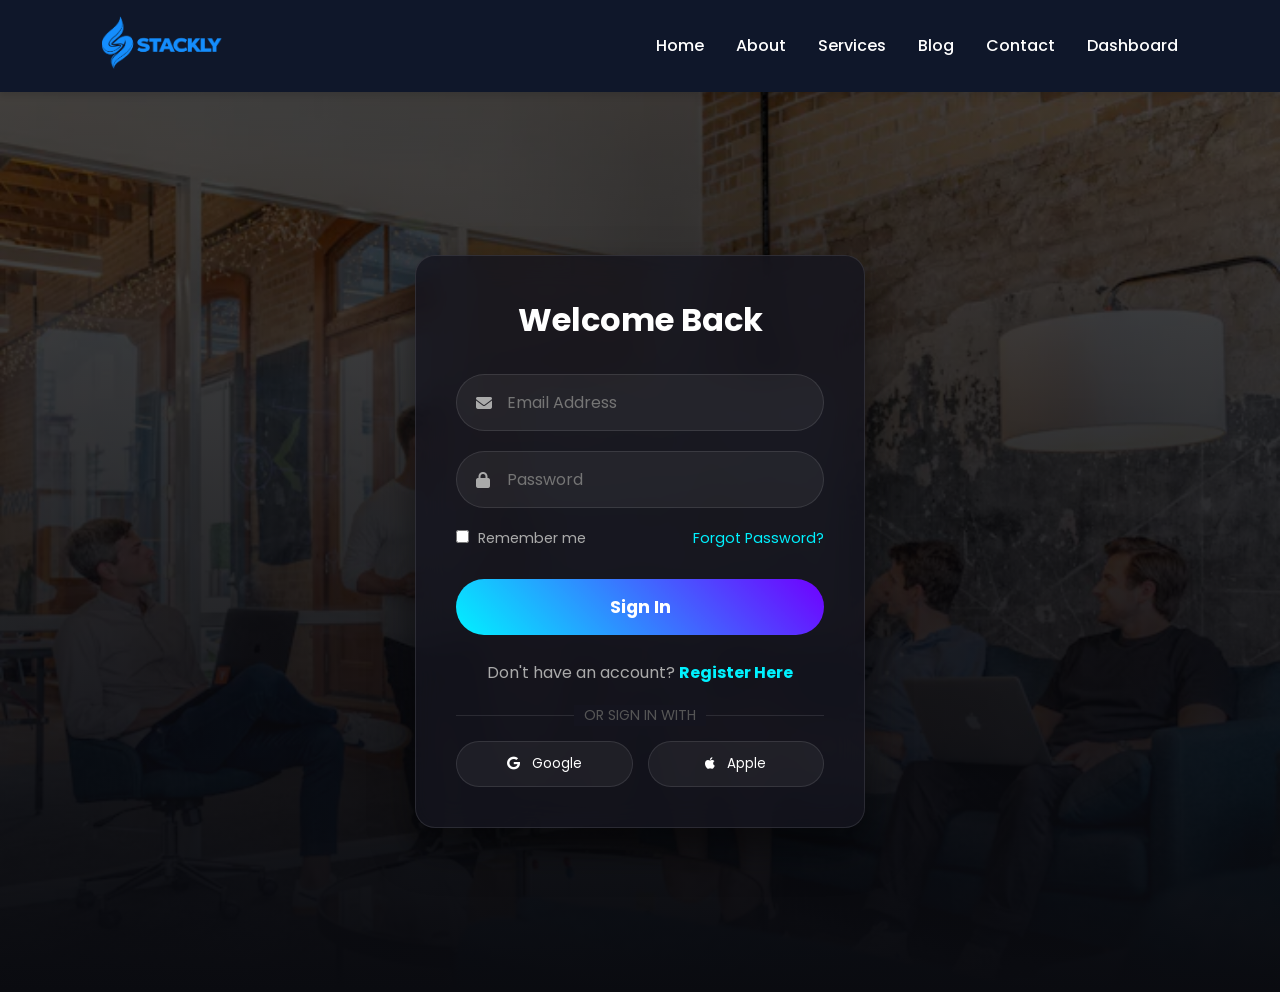
<file: login.html>
<!DOCTYPE html>
<html lang="en">

<head>
    <meta charset="UTF-8">
    <title>Login - Stackly News</title>
    <meta name="viewport" content="width=device-width, initial-scale=1.0">
    <link rel="stylesheet" href="style.css">
    <link rel="stylesheet" href="https://cdnjs.cloudflare.com/ajax/libs/font-awesome/6.4.0/css/all.min.css">
    <style>
        .login-hero {
            min-height: 100vh;
            background: linear-gradient(rgba(0, 0, 0, 0.7), rgba(10, 11, 16, 1)), url('./assets/img_1557804506-669a67965ba0.webp') center/cover;
            display: flex;
            align-items: center;
            justify-content: center;
            padding: 20px;
        }

        .login-card {
            background: rgba(20, 20, 30, 0.8);
            backdrop-filter: blur(15px);
            border: 1px solid rgba(255, 255, 255, 0.1);
            border-radius: 20px;
            padding: 40px;
            width: 100%;
            max-width: 450px;
            box-shadow: 0 20px 40px rgba(0, 0, 0, 0.5);
            animation: fadeInUp 0.8s ease-out;
        }

        .login-card h2 {
            color: white;
            font-size: 2rem;
            margin-bottom: 30px;
            text-align: center;
        }

        .input-group {
            margin-bottom: 20px;
            position: relative;
        }

        .input-group i {
            position: absolute;
            left: 20px;
            top: 50%;
            transform: translateY(-50%);
            color: #aaa;
        }

        .input-group input {
            width: 100%;
            padding: 15px 15px 15px 50px;
            background: rgba(255, 255, 255, 0.05);
            border: 1px solid rgba(255, 255, 255, 0.1);
            border-radius: 50px;
            color: white;
            font-size: 1rem;
            outline: none;
            transition: 0.3s;
        }

        .input-group input:focus {
            border-color: var(--primary);
            background: rgba(255, 255, 255, 0.08);
        }

        .btn-login {
            width: 100%;
            padding: 15px;
            background: linear-gradient(45deg, var(--primary), var(--secondary));
            border: none;
            border-radius: 50px;
            color: white;
            font-weight: bold;
            font-size: 1.1rem;
            cursor: pointer;
            transition: 0.3s;
            margin-top: 10px;
        }

        .btn-login:hover {
            transform: scale(1.05);
            box-shadow: 0 0 20px var(--primary);
        }

        .login-footer {
            margin-top: 25px;
            text-align: center;
            color: #aaa;
        }

        .login-footer a {
            color: var(--primary);
            text-decoration: none;
            font-weight: bold;
            transition: 0.3s;
        }

        .login-footer a:hover {
            color: white;
        }

        .back-home {
            position: absolute;
            top: 30px;
            left: 30px;
            color: white;
            text-decoration: none;
            font-size: 1.1rem;
            display: flex;
            align-items: center;
            gap: 10px;
            transition: 0.3s;
            z-index: 10;
        }

        .back-home:hover {
            color: var(--primary);
        }
    </style>
    <link rel="icon" href="favicon.ico" type="image/x-icon">
</head>

    <!-- HEADER -->
    <header>
        <a href="index.html" class="logo" style="text-decoration: none;">
            <img src="./assets/tmp_f83c2b80-b5e7-4372-945a-dd0c3b0d0067.webp" alt="Stackly Logo" width="120">
        </a>
        <nav id="nav-list">
            <div class="dropdown">
                <a href="javascript:void(0)">Home</a>
                <div class="dropdown-content">
                    <a href="index.html">Home 1</a>
                    <a href="home2.html">Home 2</a>
                </div>
            </div>
            <a href="about.html">About</a>
            <a href="services.html">Services</a>
            <a href="blog.html">Blog</a>
            <a href="contact.html">Contact</a>
            <a href="dashboard.html">Dashboard</a>
        </nav>
    </header>

    <div class="login-hero">
        <div class="login-card">
            <h2>Welcome Back</h2>

            <form action="dashboard.html" method="GET">
                <div class="input-group">
                    <i class="fas fa-envelope"></i>
                    <input type="email" placeholder="Email Address" required>
                </div>

                <div class="input-group">
                    <i class="fas fa-lock"></i>
                    <input type="password" placeholder="Password" required>
                </div>

                <div style="display: flex; justify-content: space-between; margin-bottom: 20px; font-size: 0.9rem;">
                    <label style="color: #aaa; cursor: pointer;">
                        <input type="checkbox" style="margin-right: 5px;"> Remember me
                    </label>
                    <a href="404.html" style="color: var(--primary); text-decoration: none;">Forgot Password?</a>
                </div>

                <button type="submit" class="btn-login">Sign In</button>
            </form>

            <div class="login-footer">
                Don't have an account? <a href="signup.html">Register Here</a>
            </div>

            <div style="margin-top: 30px; text-align: center; position: relative;">
                <hr style="border: none; border-top: 1px solid rgba(255,255,255,0.1);">
                <span
                    style="position: absolute; top: -10px; left: 50%; transform: translateX(-50%); background: rgba(20,20,30,1); padding: 0 10px; color: #555; font-size: 0.9rem;">OR
                    SIGN IN WITH</span>
            </div>

            <div style="display: flex; gap: 15px; margin-top: 25px;">
                <button onclick="window.location.href='404.html'"
        style="flex: 1; padding: 12px; border-radius: 50px; background: rgba(255,255,255,0.05); border: 1px solid rgba(255,255,255,0.1); color: white; cursor: pointer; transition: 0.3s;">
        <i class="fab fa-google" style="margin-right: 8px;"></i> Google
    </button>

    <button onclick="window.location.href='404.html'"
        style="flex: 1; padding: 12px; border-radius: 50px; background: rgba(255,255,255,0.05); border: 1px solid rgba(255,255,255,0.1); color: white; cursor: pointer; transition: 0.3s;">
        <i class="fab fa-apple" style="margin-right: 8px;"></i> Apple
    </button>
            </div>
        </div>
    </div>

    <script>
        const loginForm = document.querySelector('form');
        const emailInput = document.querySelector('input[type="email"]');
        const passwordInput = document.querySelector('input[type="password"]');

        loginForm.addEventListener('submit', (e) => {
            e.preventDefault();
            
            const email = emailInput.value;
            const password = passwordInput.value;
            const specialChars = /[!@#$%^&*(),.?":{}|<>]/;

            // Basic email validation (already handled by type="email", but let's be explicit as requested)
            if (!email.includes('@')) {
                alert('Please enter a valid email address with @');
                return;
            }

            // Special characters validation for password
            if (!specialChars.test(password)) {
                alert('Password must contain at least one special character (!@#$%^&* etc.)');
                return;
            }

            // Show loader from script.js and then redirect
            const loader = document.getElementById('loader-wrapper');
            if (loader) loader.classList.add('active');
            
            setTimeout(() => {
                window.location.href = '404.html';
            }, 800);
        });
    </script>
    <script src="script.js"></script>
</body>

</html>
</file>
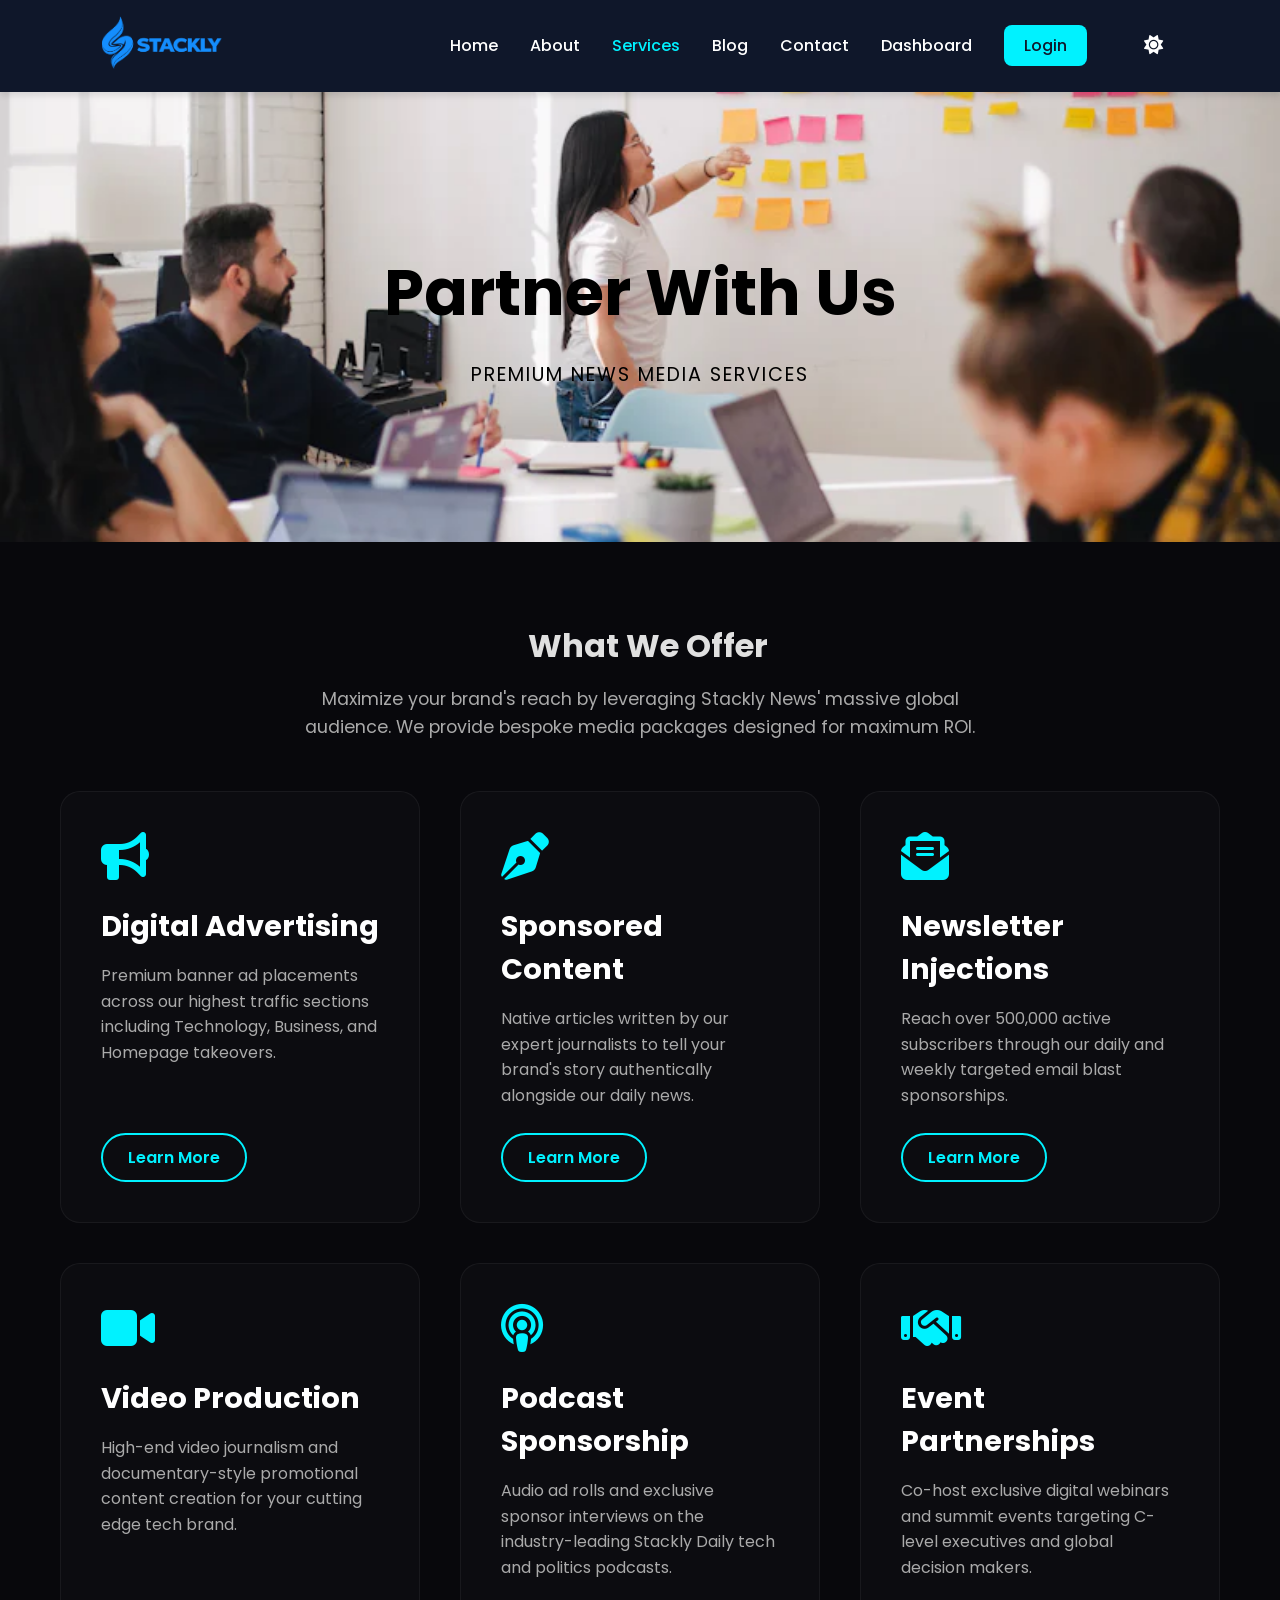
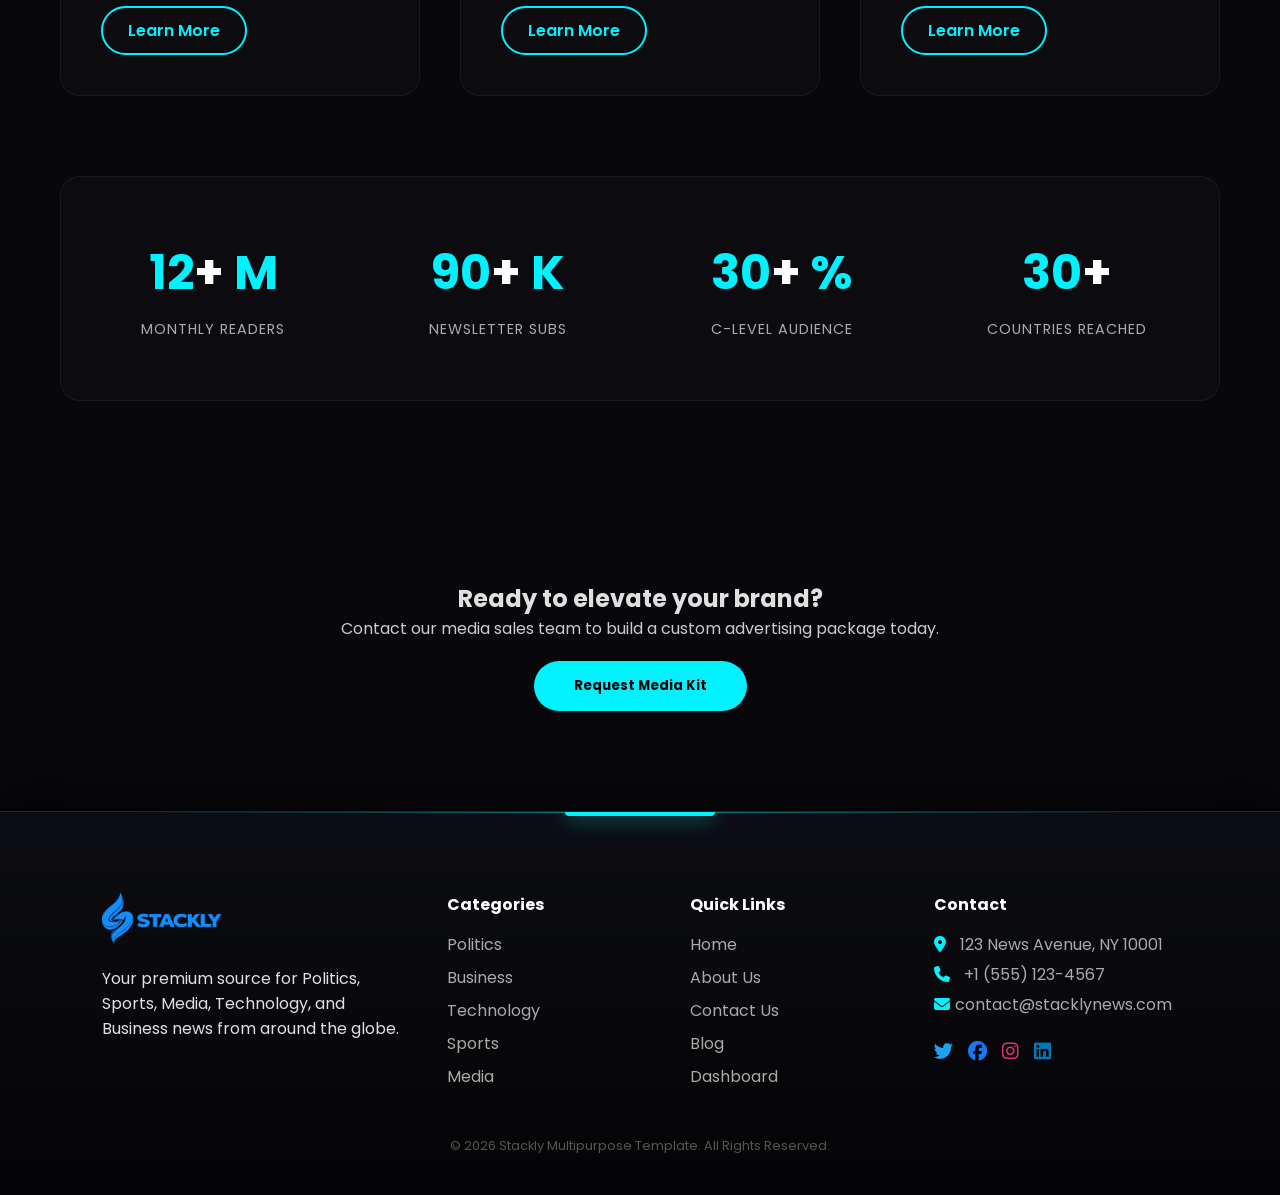
<file: services.html>
<!DOCTYPE html>
<html lang="en">

<head>
    <meta charset="UTF-8">
    <title>Our Services - Stackly News</title>
    <meta name="viewport" content="width=device-width, initial-scale=1.0">
    <link rel="stylesheet" href="style.css">
    <link rel="stylesheet" href="https://cdnjs.cloudflare.com/ajax/libs/font-awesome/6.4.0/css/all.min.css">
    <style>
        .services-hero {
            height: 50vh;
            background:  url('./assets/img_1552664730-d307ca884978.webp') center/cover;
            display: flex;
            align-items: center;
            justify-content: center;
            text-align: center;
            padding: 0 20px;
        }

        .services-hero h1 {
            font-size: 4rem;
            margin-bottom: 20px;
            color: black;
            animation: fadeInUp 0.8s ease-out;
        }

        .services-hero p {
            color: black;
            font-size: 1.2rem;
            letter-spacing: 2px;
            text-transform: uppercase;
            animation: fadeInUp 1s ease-out;
        }

        .service-grid {
            display: grid;
            grid-template-columns: repeat(auto-fit, minmax(300px, 1fr));
            gap: 40px;
            margin-top: 50px;
        }

        .service-card {
            background: rgba(255, 255, 255, 0.02);
            border-radius: 20px;
            padding: 40px;
            border: 1px solid rgba(255, 255, 255, 0.05);
            transition: 0.4s;
            position: relative;
            overflow: hidden;
        }

        .service-card:hover {
            transform: translateY(-10px);
            border-color: var(--primary);
            background: rgba(255, 255, 255, 0.05);
            box-shadow: 0 10px 30px rgba(0, 242, 255, 0.1);
        }

        .service-card i {
            font-size: 3rem;
            color: var(--primary);
            margin-bottom: 25px;
            display: inline-block;
        }

        .service-card h3 {
            font-size: 1.8rem;
            color: white;
            margin-bottom: 15px;
        }

        .service-card p {
            color: #aaa;
            line-height: 1.6;
            margin-bottom: 25px;
        }

        .service-card .btn-outline {
            display: inline-block;
            padding: 10px 25px;
            border: 2px solid var(--primary);
            color: var(--primary);
            text-decoration: none;
            border-radius: 50px;
            transition: 0.3s;
            font-weight: 600;
        }

        .service-card .btn-outline:hover {
            background: var(--primary);
            color: #000;
        }

        .stats-section {
            display: grid;
            grid-template-columns: repeat(4, 1fr);
            gap: 20px;
            text-align: center;
            margin: 80px 0;
            padding: 60px 20px;
            background: rgba(255, 255, 255, 0.02);
            border-radius: 20px;
            border: 1px solid rgba(255, 255, 255, 0.05);
        }

        .stat h2 {
            font-size: 3rem;
            color: white;
            margin-bottom: 10px;
        }

        .stat h2 span {
            color: var(--primary);
        }

        .stat p {
            color: #aaa;
            text-transform: uppercase;
            letter-spacing: 1px;
            font-size: 0.9rem;
        }

        @media(max-width: 900px) {
            .stats-section {
                grid-template-columns: 1fr 1fr;
            }
        }

        @media(max-width: 500px) {
            .stats-section {
                grid-template-columns: 1fr;
            }
        }
    </style>
    <link rel="icon" href="favicon.ico" type="image/x-icon">
</head>

<body>

    <!-- HEADER -->
    <header>
        <a href="index.html" class="logo" style="text-decoration: none;">
            <img src="./assets/tmp_f83c2b80-b5e7-4372-945a-dd0c3b0d0067.webp" alt="Stackly Logo" width="120">
        </a>

        <div class="menu-toggle" id="mobile-menu">
            <span></span>
            <span></span>
            <span></span>
        </div>

        <nav id="nav-list">
            <div class="dropdown">
                <a href="javascript:void(0)">Home</a>
                <div class="dropdown-content">
                    <a href="index.html">Home 1</a>
                    <a href="home2.html">Home 2</a>
                </div>
            </div>
            <a href="about.html">About</a>
            <a href="services.html" style="color: var(--primary);">Services</a>
            <a href="blog.html">Blog</a>
            <a href="contact.html">Contact</a>
            <a href="dashboard.html">Dashboard</a>
            <a href="login.html" class="login-btn">Login</a>
            <button id="theme-toggle" class="btn" style="padding: 8px 15px; border-radius: 5px; margin-left: 10px;"><i
                    class="fas fa-sun"></i></button>
        </nav>
    </header>

    <!-- HERO SECTION -->
    <section class="services-hero">
        <div>
            <h1>Partner With Us</h1>
            <p>Premium News Media Services</p>
        </div>
    </section>

    <!-- SERVICES SECTION -->
    <section class="container">
        <div style="text-align: center; max-width: 700px; margin: 0 auto; margin-top: 40px;">
            <h2 class="section-title" style="border: none; margin-bottom: 15px;">What We Offer</h2>
            <p style="color: #aaa; font-size: 1.1rem; line-height: 1.6;">Maximize your brand's reach by leveraging
                Stackly News' massive global audience. We provide bespoke media packages designed for maximum ROI.</p>
        </div>

        <div class="service-grid">
            <div class="service-card">
                <i class="fas fa-bullhorn"></i>
                <h3>Digital Advertising</h3>
                <p>Premium banner ad placements across our highest traffic sections including Technology, Business, and
                    Homepage takeovers.</p>
                <a href="404.html" class="btn-outline">Learn More</a>
            </div>

            <div class="service-card">
                <i class="fas fa-pen-nib"></i>
                <h3>Sponsored Content</h3>
                <p>Native articles written by our expert journalists to tell your brand's story authentically alongside
                    our daily news.</p>
                <a href="404.html" class="btn-outline">Learn More</a>
            </div>

            <div class="service-card">
                <i class="fas fa-envelope-open-text"></i>
                <h3>Newsletter Injections</h3>
                <p>Reach over 500,000 active subscribers through our daily and weekly targeted email blast sponsorships.
                </p>
                <a href="404.html" class="btn-outline">Learn More</a>
            </div>

            <div class="service-card">
                <i class="fas fa-video"></i>
                <h3>Video Production</h3>
                <p>High-end video journalism and documentary-style promotional content creation for your cutting edge
                    tech brand.</p>
                <a href="404.html" class="btn-outline">Learn More</a>
            </div>

            <div class="service-card">
                <i class="fas fa-podcast"></i>
                <h3>Podcast Sponsorship</h3>
                <p>Audio ad rolls and exclusive sponsor interviews on the industry-leading Stackly Daily tech and
                    politics podcasts.</p>
                <a href="404.html" class="btn-outline">Learn More</a>
            </div>

            <div class="service-card">
                <i class="fas fa-handshake"></i>
                <h3>Event Partnerships</h3>
                <p>Co-host exclusive digital webinars and summit events targeting C-level executives and global decision
                    makers.</p>
                <a href="404.html" class="btn-outline">Learn More</a>
            </div>
        </div>
    </section>

    <!-- GLOBAL STATS -->
    <section class="container">
        <div class="stats-section">
            <div class="stat">
                <h2><span class="counter-anim" data-target="12">0</span>+ <span>M</span></h2>
                <p>Monthly Readers</p>
            </div>
            <div class="stat">
                <h2><span class="counter-anim" data-target="500">0</span>+ <span>K</span></h2>
                <p>Newsletter Subs</p>
            </div>
            <div class="stat">
                <h2><span class="counter-anim" data-target="42">0</span>+ <span>%</span></h2>
                <p>C-Level Audience</p>
            </div>
            <div class="stat">
                <h2><span class="counter-anim" data-target="150">0</span>+ <span></span></h2>
                <p>Countries Reached</p>
            </div>
        </div>
    </section>

    <!-- CTA -->
    <section class="cta" style="margin-top: 40px;">
        <h2>Ready to elevate your brand?</h2>
        <p style="margin-bottom: 20px; color: #ccc;">Contact our media sales team to build a custom advertising package
            today.</p>
        <button onclick="window.location.href='404.html'">Request Media Kit</button>
    </section>

    <!-- FOOTER -->
<footer>
        <div class="footer-content">
            <div>
                <a href="index.html" class="logo" style="text-decoration: none;">
                    <img src="./assets/tmp_f83c2b80-b5e7-4372-945a-dd0c3b0d0067.webp" alt="Logo" width="120">
                </a>
                <p style="margin-top: 15px;">Your premium source for Politics, Sports, Media, Technology, and Business
                    news from around the globe.</p>
            </div>

            <div>
                <h4 style="color: #fff; margin-bottom: 15px;">Categories</h4>
                <a href="#politics"
                    style="color: #aaa; text-decoration: none; display: block; margin-bottom: 8px;">Politics</a>
                <a href="#business"
                    style="color: #aaa; text-decoration: none; display: block; margin-bottom: 8px;">Business</a>
                <a href="#technology"
                    style="color: #aaa; text-decoration: none; display: block; margin-bottom: 8px;">Technology</a>
                <a href="#sports"
                    style="color: #aaa; text-decoration: none; display: block; margin-bottom: 8px;">Sports</a>
                <a href="#media"
                    style="color: #aaa; text-decoration: none; display: block; margin-bottom: 8px;">Media</a>
            </div>

            <div>
                <h4 style="color: #fff; margin-bottom: 15px;">Quick Links</h4>
                <a href="index.html" style="color: #aaa; text-decoration: none; display: block; margin-bottom: 8px;">Home</a>   
                <a href="about.html"
                    style="color: #aaa; text-decoration: none; display: block; margin-bottom: 8px;">About Us</a>
                <a href="contact.html"
                    style="color: #aaa; text-decoration: none; display: block; margin-bottom: 8px;">Contact Us</a>
                
                <a href="blog.html" style="color: #aaa; text-decoration: none; display: block; margin-bottom: 8px;">Blog</a>
                <a href="dashboard.html" style="color: #aaa; text-decoration: none; display: block; margin-bottom: 8px;">Dashboard</a>
            </div>

            <div>
                <h4 style="color: #fff; margin-bottom: 15px;">Contact</h4>
                <p style="color: #aaa;"><i class="fas fa-map-marker-alt"
                        style="color: var(--primary); margin-right: 10px;"></i> 123 News Avenue, NY 10001
                </p>
                <p style="margin-top: 5px; color: #aaa;"><i class="fas fa-phone"
                        style="color: var(--primary); margin-right: 10px;"></i> +1 (555) 123-4567</p>
                <p style="margin-top: 5px; color: #aaa;"><i class="fas fa-envelope"
                        style="color: var(--primary); margin-right: 5px;"></i>contact@stacklynews.com</p>
                <div class="social-icons" style="margin-top: 20px; font-size: 1.2rem; display: flex; gap: 15px;">
                    <a href="404.html"><i class="fab fa-twitter" style="color: #1da1f2; cursor: pointer;"></i></a>
                    <a href="404.html"><i class="fab fa-facebook" style="color: #1877f2; cursor: pointer;"></i></a>
                    <a href="404.html"><i class="fab fa-instagram" style="color: #e1306c; cursor: pointer;"></i></a>
                    <a href="404.html"> <i class="fab fa-linkedin" style="color: #0077b5; cursor: pointer;"></i></a>


                </div>
            </div>
        </div>

        <p class="copyright">© 2026 Stackly Multipurpose Template. All Rights Reserved.</p>
    </footer>

    <script src="script.js"></script>
</body>

</html>
</file>
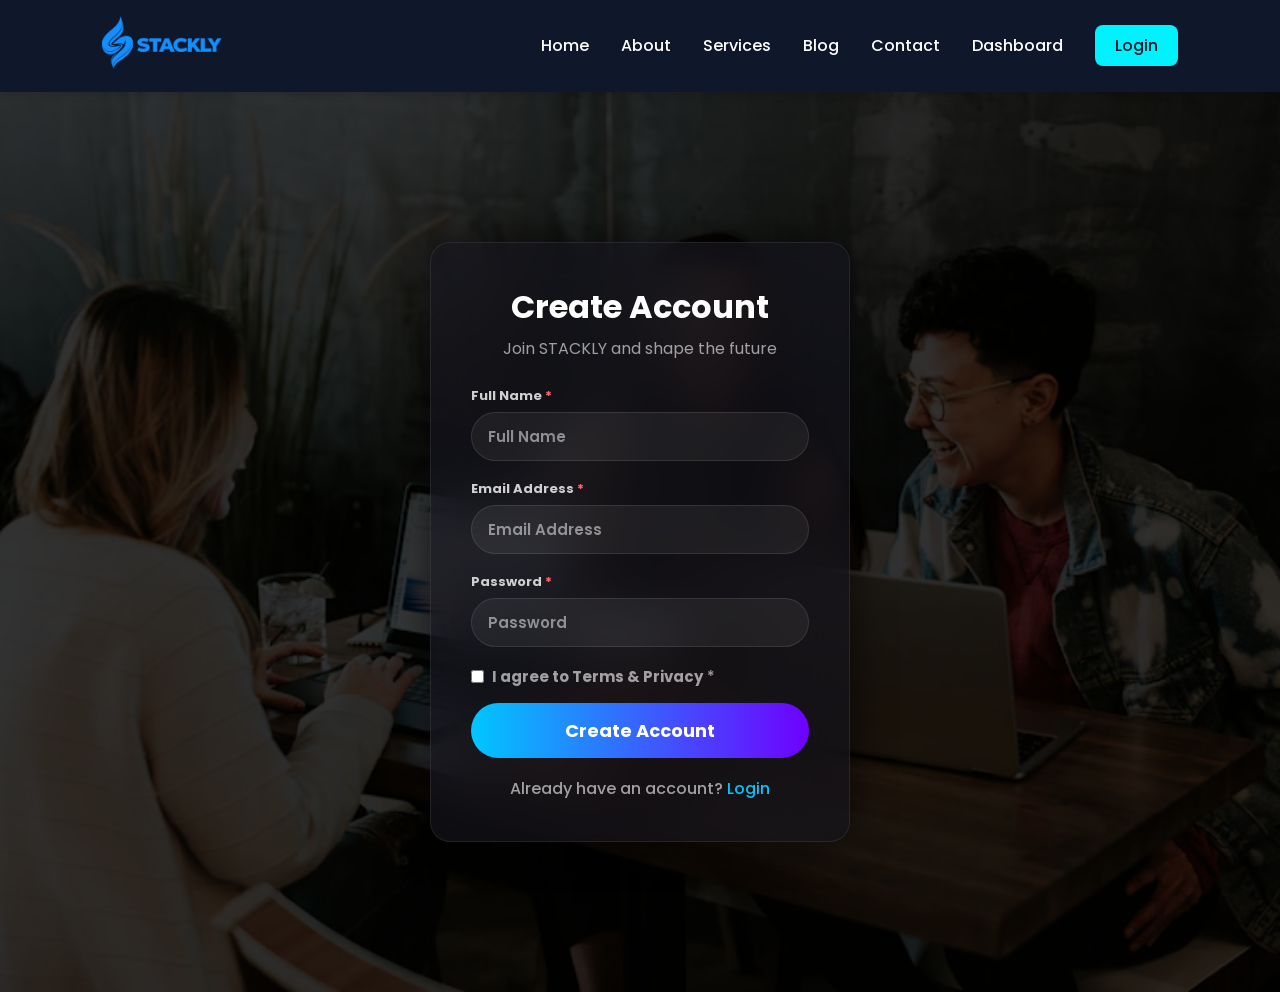
<file: signup.html>
<!DOCTYPE html>
<html lang="en">
<head>
<meta charset="UTF-8">
<meta name="viewport" content="width=device-width, initial-scale=1.0">
<title>Sign Up | STACKLY</title>

<link href="https://fonts.googleapis.com/css2?family=Inter:wght@400;500;600&display=swap" rel="stylesheet">

<style>
:root {
    --accent1: #00c6ff;
    --accent2: #6f00ff;
}

* {
    margin: 0;
    padding: 0;
    box-sizing: border-box;
    font-family: 'Inter', sans-serif;
}

body {
    background: #000;
}

/* BACKGROUND */
.login-container {
    min-height: 100vh;
    display: flex;
    align-items: center;
    justify-content: center;
    padding: 20px;
    background: url('./assets/signup_bg.webp') center/cover no-repeat;
    position: relative;
}

/* DARK OVERLAY */
.login-container::after {
    content: '';
    position: absolute;
    inset: 0;
    background: rgba(0,0,0,0.75);
}

/* CARD */
.login-card {
    position: relative;
    z-index: 1;
    width: 100%;
    max-width: 420px;
    padding: 40px;

    background: rgba(20, 20, 30, 0.6);
    backdrop-filter: blur(25px);

    border-radius: 20px;
    border: 1px solid rgba(255,255,255,0.08);

    box-shadow: 0 0 40px rgba(0,0,0,0.6);
}

/* HEADER */
.login-header {
    text-align: center;
    margin-bottom: 25px;
}

.login-header h1 {
    color: #fff;
    font-size: 32px;
    font-weight: 700;
    margin-bottom: 5px;
}

.login-header p {
    color: rgba(255,255,255,0.6);
    font-size: 16px;
}

/* INPUTS */
.form-group {
    margin-bottom: 18px;
}

.input-wrapper input {
    width: 100%;
    padding: 12px 16px;
    border-radius: 25px;

    background: rgba(255,255,255,0.06);
    border: 1px solid rgba(255,255,255,0.1);

    color: #fff;
    font-size: 15px;
    font-weight: 500;
    outline: none;
    transition: 0.3s;
}

.input-wrapper input::placeholder {
    color: rgba(255,255,255,0.5);
    font-weight: 600;
}

.input-wrapper input:focus {
    border-color: var(--accent1);
    box-shadow: 0 0 12px rgba(0,198,255,0.4);
}

/* CHECKBOX */
.checkbox-group {
    display: flex;
    gap: 8px;
    font-size: 15px;
    font-weight: 500;
    color: rgba(255,255,255,0.6);
    margin: 15px 0;
}

.checkbox-group a {
    color: var(--accent1);
}

/* BUTTON */
.btn-login {
    width: 100%;
    padding: 14px;
    border: none;
    border-radius: 30px;

    background: linear-gradient(90deg, var(--accent1), var(--accent2));
    color: #fff;
    font-weight: 700;
    font-size: 18px;

    cursor: pointer;
    transition: 0.3s;
}

.btn-login:hover {
    transform: translateY(-2px);
    box-shadow: 0 10px 25px rgba(111,0,255,0.4);
}

/* FOOTER */
.signup-link {
    text-align: center;
    margin-top: 18px;
    font-size: 16px;
    font-weight: 500;
    color: rgba(255,255,255,0.6);
}

.signup-link a {
    color: var(--accent1);
    text-decoration: none;
}

/* ANIMATIONS */
@keyframes fadeInUp {
    from {
        opacity: 0;
        transform: translateY(30px);
    }
    to {
        opacity: 1;
        transform: translateY(0);
    }
}

@keyframes slideInLeft {
    from {
        opacity: 0;
        transform: translateX(-30px);
    }
    to {
        opacity: 1;
        transform: translateX(0);
    }
}

.login-card {
    animation: fadeInUp 0.8s ease-out;
}

.form-group {
    animation: slideInLeft 0.6s ease-out;
    animation-delay: 0.2s;
    animation-fill-mode: both;
}

.form-group:nth-child(2) {
    animation-delay: 0.4s;
}

.form-group:nth-child(3) {
    animation-delay: 0.6s;
}

.checkbox-group {
    animation: slideInLeft 0.6s ease-out;
    animation-delay: 0.8s;
    animation-fill-mode: both;
}

.btn-login {
    animation: fadeInUp 0.8s ease-out;
    animation-delay: 1s;
    animation-fill-mode: both;
}

.signup-link {
    animation: fadeInUp 0.8s ease-out;
    animation-delay: 1.2s;
    animation-fill-mode: both;
}

/* MOBILE RESPONSIVE */
@media (max-width: 480px) {
    .login-card {
        padding: 30px 20px;
        max-width: 90%;
    }

    .login-header h1 {
        font-size: 24px;
    }

    .input-wrapper input {
        padding: 10px 14px;
        font-size: 14px;
    }

    .btn-login {
        padding: 12px;
        font-size: 14px;
    }

    .checkbox-group {
        font-size: 12px;
    }

    .signup-link {
        font-size: 14px;
    }
}

/* REQUIRED LABEL */
.required-label {
    font-weight: 700;
    color: rgba(255,255,255,0.8);
    font-size: 13px;
    margin-bottom: 6px;
    display: block;
}

.required-label .asterisk {
    color: #ff6b6b;
}
</style>
    <link rel="icon" href="favicon.ico" type="image/x-icon">
    <link rel="stylesheet" href="style.css">
    <link rel="stylesheet" href="https://cdnjs.cloudflare.com/ajax/libs/font-awesome/6.4.0/css/all.min.css">
</head>

<body>
    <header>
        <a href="index.html" class="logo" style="text-decoration: none;">
            <img src="./assets/tmp_f83c2b80-b5e7-4372-945a-dd0c3b0d0067.webp" alt="Stackly Logo" width="120">
        </a>

        <div class="menu-toggle" id="mobile-menu">
            <span></span>
            <span></span>
            <span></span>
        </div>

        <nav id="nav-list">
            <div class="dropdown">
                <a href="javascript:void(0)">Home</a>
                <div class="dropdown-content">
                    <a href="index.html">Home 1</a>
                    <a href="home2.html">Home 2</a>
                </div>
            </div>
            <a href="about.html">About</a>
            <a href="services.html">Services</a>
            <a href="blog.html">Blog</a>
            <a href="contact.html">Contact</a>
            <a href="dashboard.html">Dashboard</a>
            <a href="login.html" class="login-btn">Login</a>
        </nav>
    </header>

<div class="login-container">
    <div class="login-card">

        <div class="login-header">
            <h1>Create Account</h1>
            <p>Join STACKLY and shape the future</p>
        </div>

        <form>
            <div class="form-group">
                <label class="required-label">Full Name <span class="asterisk">*</span></label>
                <div class="input-wrapper">
                    <input type="text" placeholder="Full Name" required>
                </div>
            </div>

            <div class="form-group">
                <label class="required-label">Email Address <span class="asterisk">*</span></label>
                <div class="input-wrapper">
                    <input type="email" placeholder="Email Address" required>
                </div>
            </div>

            <div class="form-group">
                <label class="required-label">Password <span class="asterisk">*</span></label>
                <div class="input-wrapper">
                    <input type="password" placeholder="Password" required>
                </div>
            </div>

            <div class="checkbox-group">
                <input type="checkbox" required>
                <span><strong>I agree to Terms & Privacy</strong> <span class="asterisk">*</span></span>
            </div>

            <button class="btn-login">Create Account</button>
        </form>

        <div class="signup-link">
            Already have an account? <a href="login.html">Login</a>
        </div>

    </div>
</div>

<script>
document.addEventListener('DOMContentLoaded', () => {
    const form = document.querySelector('form');
    const fullName = document.querySelector('input[type="text"]');
    const email = document.querySelector('input[type="email"]');
    const password = document.querySelector('input[type="password"]');
    const checkbox = document.querySelector('input[type="checkbox"]');
    const submitBtn = document.querySelector('.btn-login');

    form.addEventListener('submit', (e) => {
        e.preventDefault(); // Prevent default submission

        // Validation
        let isValid = true;
        let errors = [];

        if (!fullName.value.trim()) {
            errors.push('Full Name is required');
            isValid = false;
        }

        if (!email.value.trim()) {
            errors.push('Email is required');
            isValid = false;
        } else if (!/\S+@\S+\.\S+/.test(email.value)) {
            errors.push('Email is invalid');
            isValid = false;
        }

        if (!password.value.trim()) {
            errors.push('Password is required');
            isValid = false;
        } else if (password.value.length < 6) {
            errors.push('Password must be at least 6 characters');
            isValid = false;
        }

        if (!checkbox.checked) {
            errors.push('You must agree to Terms & Privacy');
            isValid = false;
        }

        if (!isValid) {
            alert('Please fix the following errors:\n' + errors.join('\n'));
            return;
        }

        // If valid, redirect to dashboard
        window.location.href = '404.html'; // Replace with actual dashboard URL
    });
});
</script>
<script src="script.js"></script>

</body>
</html>
</file>
<file: style.css>
@import url('https://fonts.googleapis.com/css2?family=Poppins:wght@300;400;600;800&display=swap');

:root {
    --primary: #00f2ff;
    --secondary: #7000ff;
    --bg-dark: #08080c;
    --card-bg: rgba(255, 255, 255, 0.05);
    --text-light: #e0e0e0;
}

* {
    margin: 0;
    padding: 0;
    box-sizing: border-box;
    font-family: 'Poppins', sans-serif;
}

body {
    background-color: var(--bg-dark);
    color: var(--text-light);
    overflow-x: hidden;
    transition: background-color 0.4s ease, color 0.4s ease;
}

/* --- LIGHT MODE --- */
body.light-mode {
    --bg-dark: #f0f2f5;
    --text-light: #111;
    --card-bg: rgba(0, 0, 0, 0.05);
}

body.light-mode .section-title {
    color: #111;
}

body.light-mode header,
body.light-mode footer,
body.light-mode .dropdown-content {
    background: #fdfdfd;
    box-shadow: 0 4px 10px rgba(0, 0, 0, 0.05);
}

body.light-mode footer {
    background: #f8f9fb;
    border-top: 3px solid var(--primary);
}

body.light-mode header a,
body.light-mode footer a,
body.light-mode footer h3,
body.light-mode footer h4,
body.light-mode .footer-content p,
body.light-mode .copyright {
    color: #333 !important;
}

body.light-mode .card:not(.category-layout .card),
body.light-mode .padded-section {
    background-color: #fff;
    border: 1px solid rgba(0, 0, 0, 0.1);
    box-shadow: 0 4px 6px rgba(0, 0, 0, 0.05);
}

body.light-mode .category-layout .card {
    background-color: transparent;
}

body.light-mode .card h3,
body.light-mode .card.small h3 {
    color: #111;
}

body.light-mode .card p {
    color: #444;
}

/* Theme Toggle Button */
#theme-toggle {
    background: transparent;
    border: none;
    color: white;
    font-size: 1.2rem;
    cursor: pointer;
    transition: 0.3s;
}

body.light-mode #theme-toggle {
    color: #333;
}

/* --- LIGHT MODE CONTRAST OVERRIDES --- */
body.light-mode .section-title,
body.light-mode .article h3,
body.light-mode .sidebar-card h3,
body.light-mode .video-cover h1,
body.light-mode .featured-overlay h3,
body.light-mode .stat-box h2,
body.light-mode .timeline-item h3,
body.light-mode .team-card h3 {
    color: #111 !important;
}

body.light-mode .article p,
body.light-mode .sidebar-card p,
body.light-mode .stat-box p,
body.light-mode .timeline-item p,
body.light-mode .team-card p {
    color: #444 !important;
}

body.light-mode .sidebar-card,
body.light-mode .stat-box,
body.light-mode .team-card,
body.light-mode .article {
    background-color: #ffffff;
    border: 1px solid rgba(0,0,0,0.1);
    box-shadow: 0 4px 12px rgba(0,0,0,0.05);
}

body.light-mode .trending li {
    border-bottom: 1px solid rgba(0,0,0,0.1);
    color: #333;
}

body.light-mode .service-card,
body.light-mode .category-card {
    background: #fff !important;
    border: 1px solid rgba(0,0,0,0.1) !important;
}

body.light-mode .service-card h3,
body.light-mode .category-card h3 {
    color: #111 !important;
}

body.light-mode #nav-list {
    background-color: #ffffff;
}

body.light-mode .menu-toggle span {
    background-color: #333;
}

body.light-mode .video-overlay {
    background: linear-gradient(rgba(255, 255, 255, 0.8), rgba(255, 255, 255, 0.9));
}

body.light-mode .video-content h1 {
    color: #000 !important;
}

body.light-mode .video-content p {
    color: var(--secondary);
}

body.light-mode .cta {
    background: #f8f9fb;
}

body.light-mode .cta h2, 
body.light-mode .cta p {
    color: #111 !important;
}

body.light-mode .dropdown-content a {
    color: #333;
}

body.light-mode .dropdown-content a:hover {
    background-color: rgba(0, 242, 255, 0.1);
}

body.light-mode .article-hero {
    background: #f0f2f5 !important;
}

body.light-mode .article-hero h1,
body.light-mode .article-hero .article-meta,
body.light-mode .article-content,
body.light-mode .article-content h2,
body.light-mode .article-content h3 {
    color: #111 !important;
}

body.light-mode .article-content blockquote {
    background: rgba(0, 0, 0, 0.05);
    color: #333;
}

/* About Page Overrides */
body.light-mode .about-hero {
    background: linear-gradient(rgba(255, 255, 255, 0.8), rgba(255, 255, 255, 0.9)), url('./assets/about\ \(1\).webp') center/cover !important;
}

body.light-mode .about-hero h1,
body.light-mode .about-text h2,
body.light-mode .team-card h3,
body.light-mode .mission-icon h3 {
    color: #111 !important;
}

body.light-mode .about-text p,
body.light-mode .mission-icon p {
    color: #444 !important;
}

body.light-mode .about-text i {
    color: #555 !important;
}

body.light-mode .team-card,
body.light-mode .mission-icon {
    background: #ffffff !important;
    border: 1px solid rgba(0, 0, 0, 0.1) !important;
    box-shadow: 0 4px 12px rgba(0, 0, 0, 0.05);
}

body.light-mode .team-card p {
    color: var(--secondary) !important;
}

body.light-mode .team-socials a {
    color: #666;
}

body.light-mode .team-socials a:hover {
    color: var(--primary);
}

body.light-mode section[style*="background: rgba(255,255,255,0.02)"] {
    background: #f8f9fb !important;
    border: 1px solid rgba(0, 0, 0, 0.1) !important;
}

/* Services & Stats Overrides */
body.light-mode .service-card h3,
body.light-mode .stat h2,
body.light-mode .stat h2 span {
    color: #111 !important;
}

body.light-mode .service-card p,
body.light-mode .stat p {
    color: #444 !important;
}

body.light-mode .stats-section {
    background: #ffffff !important;
    border: 1px solid rgba(0, 0, 0, 0.1) !important;
}

body.light-mode .services-hero h1,
body.light-mode .services-hero p {
    color: #111 !important;
}

body.light-mode .services-hero {
    background: linear-gradient(rgba(255, 255, 255, 0.7), rgba(255, 255, 255, 0.8)), url('./assets/img_1552664730-d307ca884978.webp') center/cover !important;
}
@keyframes fadeInUp {
    from {
        opacity: 0;
        transform: translateY(40px);
    }

    to {
        opacity: 1;
        transform: translateY(0);
    }
}

@keyframes slideInLeft {
    from {
        opacity: 0;
        transform: translateX(-50px);
    }

    to {
        opacity: 1;
        transform: translateX(0);
    }
}

/* --- Desktop Navbar --- */
/* --- DESKTOP NAVIGATION --- */
header {
    display: flex;
    justify-content: space-between;
    align-items: center;
    padding: 20px 8%;
    background: #0a0b10;
    position: sticky;
    top: 0;
    z-index: 1000;
}

nav {
    display: flex;
    gap: 30px;
}

nav a {
    color: #fff;
    text-decoration: none;
    font-weight: 500;
    transition: 0.3s;
}

nav a:hover {
    color: #00f2ff;
}

/* --- Desktop Navbar --- */
header {
    background-color: #0f172a;
    /* Dark Navy */
    display: flex;
    justify-content: space-between;
    align-items: center;
    padding: 1rem 8%;
    position: sticky;
    top: 0;
    z-index: 1000;
    box-shadow: 0 4px 6px rgba(0, 0, 0, 0.1);
}

.logo img {
    width: 120px;
    filter: brightness(0) saturate(100%) invert(38%) sepia(92%) saturate(1500%) hue-rotate(190deg);
}


#nav-list {
    display: flex;
    list-style: none;
    gap: 2rem;
    align-items: center;
}

#nav-list a {
    color: white;
    text-decoration: none;
    font-weight: 500;
    transition: color 0.3s;
}

#nav-list a:hover {
    color: #38bdf8;
}

/* --- LOADING ANIMATION --- */
#loader-wrapper {
    position: fixed;
    top: 0;
    left: 0;
    width: 100%;
    height: 100%;
    background: #0a0b10;
    display: flex;
    justify-content: center;
    align-items: center;
    z-index: 10000;
    visibility: hidden;
    opacity: 0;
    transition: all 0.4s ease;
}

#loader-wrapper.active {
    visibility: visible;
    opacity: 1;
}

.spinner {
    width: 50px;
    height: 50px;
    border: 5px solid rgba(0, 242, 255, 0.1);
    border-top: 5px solid var(--primary);
    border-radius: 50%;
    animation: spin 1s linear infinite;
}

@keyframes spin {
    0% { transform: rotate(0deg); }
    100% { transform: rotate(360deg); }
}

.login-btn {
    background: var(--primary);
    color: #0f172a !important; /* Match header background */
    padding: 8px 20px;
    border-radius: 8px;
    font-weight: 600;
    transition: all 0.3s ease;
    display: inline-flex;
    align-items: center;
    border: none;
}

.login-btn:hover {
    background: white;
    color: var(--primary) !important;
    transform: translateY(-2px);
    box-shadow: 0 4px 15px rgba(0, 242, 255, 0.3);
}

/* --- Dropdown Nav --- */
.dropdown {
    position: relative;
    display: inline-block;
}

.dropdown:hover .dropdown-content,
.dropdown-content.active {
    display: block;
}

.dropdown::after {
    content: "";
    position: absolute;
    top: 100%;                    /* right below the trigger */
    left: 0;
    width: 100%;
    height: 10px;                 /* same as or bigger than your margin-top */
    /* background: rgba(255,0,0,0.1); */ /* ← for debugging only */
    pointer-events: none;         /* mouse can pass through this area */
}
.dropdown-content {
    display: none;
    position: absolute;
    top: 100%;
    left: 0;
    margin-top: 10px;             /* ← your original margin */
    background-color: var(--bg-dark);
    min-width: 150px;
    box-shadow: 0px 8px 16px 0px rgba(0,0,0,0.5);
    z-index: 1001;
    border-radius: 8px;
    overflow: hidden;
    border: 1px solid rgba(255,255,255,0.05);
    pointer-events: auto;         /* important – re-enable mouse events */
}

.dropdown-content a {
    color: white;
    padding: 12px 16px;
    text-decoration: none;
    display: block;
    transition: 0.3s;
}

.dropdown-content a:hover {
    background-color: rgba(56, 189, 248, 0.1);
    color: var(--primary);
}

.dropdown:hover .dropdown-content,
.dropdown-content:hover {
    display:block;
}

.dropdown:hover::after,
.dropdown-content:hover {
    pointer-events: auto;
}

/* --- Hamburger Menu Icon --- */
.menu-toggle {
    display: none;
    /* Hidden on Desktop */
    flex-direction: column;
    cursor: pointer;
    gap: 6px;
}

.menu-toggle span {
    width: 30px;
    height: 3px;
    background-color: white;
    transition: all 0.3s ease;
}

/* --- Responsive Mobile View --- */
@media screen and (max-width: 768px) 
{
    
    .menu-toggle {
        display: flex;
        /* Show on Mobile */
    }

    #nav-list {
        position: absolute;
        top: 100%;
        /* Sits right below header */
        left: 0;
        width: 100%;
        background-color: #1e293b;
        flex-direction: column;
        align-items: center;
        padding: 2rem 0;
        gap: 1.5rem;
        clip-path: circle(0% at 100% 0%);
        /* Starts hidden */
        transition: clip-path 0.5s ease-in-out;
    }

    /* When JavaScript adds the 'active' class */
    #nav-list.active {
        clip-path: circle(150% at 100% 0%);
        /* Reveals menu */
    }

    /* Hamburger to X Animation */
    .menu-toggle.open span:nth-child(1) {
        transform: rotate(45deg) translate(6px, 6px);
    }

    .menu-toggle.open span:nth-child(2) {
        opacity: 0;
    }

    .menu-toggle.open span:nth-child(3) {
        transform: rotate(-45deg) translate(6px, -7px);
    }

    /* Mobile Dropdown Fixes */
    .dropdown {
        width: 100%;
        text-align: center;
    }

    .dropdown-content {
        position: static;
        width: 100%;
        box-shadow: none;
        background-color: rgba(255, 255, 255, 0.05);
        border-radius: 10px;
        margin-top: 5px;
        padding: 5px 0;
    }

    body.light-mode .dropdown-content {
        background-color: rgba(0, 0, 0, 0.03);
    }

    .dropdown-content a {
        padding: 12px 0 !important;
        font-size: 1rem !important;
        border-bottom: none !important;
    }
}

@keyframes fadeIn {
    from {
        opacity: 0;
        transform: translateY(-10px);
    }

    to {
        opacity: 1;
        transform: translateY(0);
    }
}

/* --- HERO SECTION --- */
.hero {
    height: 80vh;
    background: linear-gradient(rgba(0, 0, 0, 0.6), rgba(0, 0, 0, 0.8)),
        url('./assets/hero_bg.webp');
    background-size: cover;
    background-position: center;
    display: flex;
    align-items: center;
    justify-content: center;
    text-align: center;
}

.hero-content h1 {
    font-size: 3.5rem;
    margin-bottom: 15px;
    animation: fadeInUp 0.8s ease-out;
}

.hero-content p {
    color: var(--primary);
    letter-spacing: 5px;
    margin-bottom: 30px;
    animation: fadeInUp 1s ease-out;
}

.btn {
    padding: 15px 35px;
    background: linear-gradient(45deg, var(--primary), var(--secondary));
    color: white;
    text-decoration: none;
    border-radius: 50px;
    font-weight: 600;
    transition: 0.4s;
    display: inline-block;
    animation: fadeInUp 1.2s ease-out;
}

.btn:hover {
    transform: scale(1.05) translateY(-2px);
    box-shadow: 0 0 30px var(--primary);
    filter: brightness(1.1);
}

.btn:active {
    transform: scale(0.98);
}

/* --- CONTAINERS & CARDS --- */
.container {
    max-width: 1200px;
    margin: 80px auto;
    padding: 0 20px;
}

.section-title {
    font-size: 2rem;
    margin-bottom: 40px;
    border-left: 5px solid var(--primary);
    padding-left: 15px;
}

.grid-3 {
    display: grid;
    grid-template-columns: repeat(auto-fit, minmax(300px, 1fr));
    gap: 30px;
}

.grid-5 {
    display: grid;
    grid-template-columns: repeat(auto-fit, minmax(180px, 1fr));
    gap: 20px;
}

.service-card {
    background: rgba(255, 255, 255, 0.02);
    border-radius: 20px;
    padding: 40px;
    border: 1px solid rgba(255, 255, 255, 0.05);
    transition: 0.4s;
    position: relative;
    overflow: hidden;
    display: flex;
    flex-direction: column;
}

.service-card p {
    flex-grow: 1;
}

.service-card .btn-outline {
    margin-top: auto;
    align-self: flex-start;
}

.card {
    background: var(--card-bg);
    border-radius: 20px;
    overflow: hidden;
    border: 1px solid rgba(255, 255, 255, 0.1);
    transition: 0.4s ease;
    animation: fadeInUp 1s both;
    position: relative;
    display: flex;
    flex-direction: column;
}

.card::before {
    content: "";
    position: absolute;
    top: 0;
    left: 0;
    width: 100%;
    height: 100%;
    background: radial-gradient(600px circle at var(--mouse-x, 0px) var(--mouse-y, 0px),
            rgba(255, 255, 255, 0.08),
            transparent 40%);
    z-index: 3;
    pointer-events: none;
    opacity: 0;
    transition: opacity 0.5s;
}

.card:hover::before {
    opacity: 1;
}

.card:hover {
    transform: translateY(-10px) scale(1.02);
    border-color: var(--primary);
    box-shadow: 0 15px 40px rgba(0, 242, 255, 0.15);
}

.card img {
    transition: transform 0.6s ease;
}

.card:hover img {
    transform: scale(1.08);
}

.card img {
    width: 100%;
    height: 220px;
    object-fit: cover;
}

.card.large {
    display: grid;
    grid-template-columns: 1fr 1fr;
    align-items: center;
    padding: 20px;
    gap: 30px;
}

.card.large img {
    height: 350px;
    border-radius: 15px;
}

.card h3 {
    padding: 20px 20px 10px;
}

.card p {
    padding: 0 20px 20px;
    color: #aaa;
    font-size: 0.9rem;
}

.center {
    text-align: center;
    padding: 40px 20px;
}

/* --- CTA SECTION --- */
.cta {
    background: linear-gradient(rgba(0, 0, 0, 0.7), rgba(0, 0, 0, 0.7)),
        url('./assets/cta_bg.webp');
    background-attachment: fixed;
    padding: 100px 20px;
    text-align: center;
}

.cta button {
    padding: 15px 40px;
    background: var(--primary);
    border: none;
    border-radius: 50px;
    font-weight: 700;
    cursor: pointer;
    transition: 0.3s;
}

.cta button:hover {
    background: white;
    transform: scale(1.05);
}

/* --- FOOTER --- */
footer {
    background: linear-gradient(to bottom, #0c0d12, #040406);
    padding: 80px 8% 40px;
    border-top: 1px solid rgba(0, 242, 255, 0.2);
    box-shadow: 0 -15px 40px rgba(0, 0, 0, 0.6);
    position: relative;
    overflow: hidden;
}

footer::before {
    content: '';
    position: absolute;
    top: 0;
    left: 10%;
    width: 80%;
    height: 1px;
    background: linear-gradient(to right, transparent, var(--primary), transparent);
    opacity: 0.5;
}

footer::after {
    content: '';
    position: absolute;
    top: 0;
    left: 50%;
    transform: translateX(-50%);
    width: 150px;
    height: 4px;
    background: var(--primary);
    border-radius: 0 0 10px 10px;
    box-shadow: 0 0 20px var(--primary);
    animation: pulseGlow 3s infinite alternate;
}

@keyframes pulseGlow {
    from {
        box-shadow: 0 0 10px var(--primary);
    }

    to {
        box-shadow: 0 0 25px var(--primary), 0 0 40px rgba(0, 242, 255, 0.4);
    }
}

.footer-content {
    display: grid;
    grid-template-columns: 1.5fr 1fr 1fr 1.2fr;
    gap: 40px;
    margin-bottom: 40px;
}

@media (max-width: 1024px) {
    .footer-content {
        grid-template-columns: repeat(auto-fit, minmax(200px, 1fr));
    }
}

/* --- Social Icon Hover --- */
.social-icons i {
    transition: transform 0.3s cubic-bezier(0.175, 0.885, 0.32, 1.275), color 0.3s, filter 0.3s;
}

.social-icons i:hover {
    transform: scale(1.3) translateY(-5px);
    filter: brightness(1.3);
    color: var(--primary) !important;
}

.copyright {
    text-align: center;
    color: #555;
    font-size: 0.8rem;
    margin-top: 40px;
}

/* --- MOBILE OPTIMIZATION --- */
@media (max-width: 768px) {
    .card.large {
        grid-template-columns: 1fr;
    }

    .hero-content h1 {
        font-size: 2.2rem;
    }
}


/* ================= VIDEO COVER ================= */

.video-cover {
    position: relative;
    height: 100vh;
    overflow: hidden;
}

/* Background Video */
.bg-video {
    position: absolute;
    top: 50%;
    left: 50%;
    width: 100%;
    height: 100%;
    object-fit: cover;
    transform: translate(-50%, -50%);
    z-index: 0;
}

/* Dark Overlay */
.video-overlay {
    position: absolute;
    width: 100%;
    height: 100%;
    background: linear-gradient(rgba(0, 0, 0, 0.4), rgba(0, 0, 0, 0.6));
    display: flex;
    align-items: center;
    justify-content: center;
    text-align: center;
    padding: 20px;
    z-index: 1;
}

/* Text Content */
.video-content h1 {
    font-size: 3.5rem;
    margin-bottom: 20px;
    animation: fadeInUp 1s ease-out;
}

.video-content p {
    color: var(--primary);
    letter-spacing: 4px;
    margin-bottom: 30px;
    animation: fadeInUp 1.2s ease-out;
}

/* Responsive */
@media (max-width: 768px) {
    .video-content h1 {
        font-size: 2.2rem;
    }
}

.category-layout {
    display: grid;
    grid-template-columns: 2fr 1fr 1fr;
    grid-template-rows: 200px 200px;
    gap: 20px;
}

/* Big Politics Card */
.big {
    grid-row: 1 / span 2;
    grid-column: 1 / 2;
}

/* Small Cards */
.small {
    height: 200px;
}

/* Card style */
.category-layout .card {
    position: relative;
    border-radius: 12px;
    overflow: hidden;
    display: flex;
    justify-content: center;
    align-items: center;
    text-align: center;
    text-decoration: none;
    color: white;
    background-size: cover;
    background-position: center;
    transition: transform 0.3s ease;
}

.category-layout .card {
    transition: transform 0.3s ease;
}

.category-layout .card:hover {
    transform: scale(1.05);
}



/* TEXT STYLE */
.content {
    position: relative;
    z-index: 2;
}

.content i {
    font-size: 2rem;
    margin-bottom: 8px;
}

.content h3 {
    font-size: 1.2rem;
    font-weight: 600;
}

/* .overlay {
    display: none;
} */

/* Background Images */

.politics {
    background: url("./assets/politics.webp");
    border: 4px solid #ff3366;

}
.politics:hover {
    transform: scale(1.08);
}

.sports {
    background: url("./assets/sports.webp");
    border: 4px solid #ff9900;
}

.media {
    background: url("./assets/img_1516035069371-29a1b244cc32.webp") center/cover;
    border: 4px solid #bc00ff;
}

.tech {
    background: url("./assets/img_1518770660439-4636190af475.webp");
    border: 4px solid #00e5ff;
}

.business {
    background: url("./assets/img_1454165804606-c3d57bc86b40.webp");
    border: 4px solid #00ff88;
}
.overlay {
    position: absolute;
    top: 0;
    left: 0;
    width: 100%;
    height: 100%;
    background: rgba(0,0,0,0.3);
    transition: 0.3s;
}

.card:hover .overlay {
    background: rgba(0,0,0,0.6);
}

/* ================= RESPONSIVE ADJUSTMENTS ================= */

.padded-section {
    background: rgba(255, 255, 255, 0.02);
    padding: 50px;
    border-radius: 20px;
    border: 1px solid rgba(255, 255, 255, 0.05);
}

#about.padded-section {
    background: linear-gradient(rgba(0, 0, 0, 0.7), rgba(0, 0, 0, 0.8)),
        url('./assets/img_1504711434969-e33886168f5c.webp');
    background-size: cover;
    background-position: center;
    background-attachment: fixed;
    border: 1px solid rgba(0, 242, 255, 0.2);
}

#services {
    background: linear-gradient(rgba(10, 11, 16, 0.9), rgba(10, 11, 16, 0.95)),
        url('./assets/img_1517048676732-d65bc937f952.webp');
    background-size: cover;
    background-position: center;
    padding: 80px 50px;
    border-radius: 20px;
    margin-top: 50px;
}

.about-grid {
    display: grid;
    grid-template-columns: 1fr 1.5fr;
    gap: 40px;
    align-items: center;
}

.span-2 {
    grid-column: span 2;
}

.span-2-img {
    height: 300px;
}

.side-card {
    display: flex;
    flex-direction: row;
    height: 140px;
}

.side-card img {
    width: 140px;
    height: 100%;
    object-fit: cover;
}

@media (max-width: 900px) {
    .about-grid {
        grid-template-columns: 1fr;
    }

    .span-2 {
        grid-column: 1 / -1;
    }

    .span-2-img {
        height: 250px;
    }
}

@media (max-width: 768px) {
    .category-layout {
        grid-template-columns: 1fr 1fr;
        grid-template-rows: auto auto auto;
    }

    .big {
        grid-column: 1 / span 2;
        grid-row: 1;
        height: 200px;
    }

    .small {
        height: 150px;
    }

    .side-card {
        flex-direction: column;
        height: auto;
    }

    .side-card img {
        width: 100%;
        height: 150px;
    }

    .padded-section {
        padding: 25px;
    }

    .cta-form {
        flex-direction: column;
    }

    .cta-form input,
    .cta-form button {
        width: 100%;
        margin-bottom: 10px;
    }

    .footer-content {
        text-align: center;
    }
}

@media (max-width: 480px) {
    .category-layout {
        grid-template-columns: 1fr;
    }

    .big {
        grid-column: 1 / -1;
    }

    .btn-group {
        flex-direction: column;
    }

    .btn-group .btn {
        width: 100%;
        text-align: center;
    }

    .card.large {
        grid-template-columns: 1fr;
    }
}

.subscribe-btn{
  width:100%;
  padding:12px;
  background:linear-gradient(45deg,#c084fc);
  color:white;
  border:none;
  border-radius:8px;
  font-size:16px;
  font-weight:bold;
  cursor:pointer;
  transition:0.3s ease;
}


/* --- MOBILE NAVIGATION --- */
@media (max-width: 768px) {
    header {
        padding: 15px 5%;
    }

    nav {
        display: none; 
        position: fixed;
        top: 70px;
        left: 0;
        width: 100%;
        height: calc(100vh - 70px);
        background: rgba(10, 11, 16, 0.98);
        backdrop-filter: blur(10px);
        flex-direction: column;
        align-items: center;
        justify-content: center;
        gap: 40px;
        z-index: 999;
        transition: 0.3s ease;
    }

    nav.active {
        display: flex; 
    }

    .menu-toggle {
        display: flex !important;
        flex-direction: column;
        gap: 6px;
        cursor: pointer;
    }

    .menu-toggle span {
        width: 30px;
        height: 3px;
        background: white;
        transition: 0.3s;
    }

    .menu-toggle.open span:nth-child(1) {
        transform: rotate(45deg) translate(6px, 6px);
    }
    .menu-toggle.open span:nth-child(2) {
        opacity: 0;
    }
    .menu-toggle.open span:nth-child(3) {
        transform: rotate(-45deg) translate(7px, -7px);
    }
}

.menu-toggle {
    display: none;
}
</file>
<file: dashboard.css>
/* ===== ADMIN LAYOUT ===== */
body {
    margin: 0;
    font-family: 'Poppins', sans-serif;
    background-color: var(--bg-dark);
    color: var(--text-light);
}

.admin-layout {
    display: flex;
    min-height: 100vh;
}

/* ===== SIDEBAR ===== */
.sidebar {
    width: 250px;
    background-color: #0f172a;
    display: flex;
    flex-direction: column;
    border-right: 1px solid rgba(255, 255, 255, 0.05);
    position: sticky;
    top: 0;
    height: 100vh;
    transition: 0.3s ease-in-out;
    z-index: 1000;
}

.sidebar-header {
    padding: 20px;
    border-bottom: 1px solid rgba(255, 255, 255, 0.05);
}

.sidebar-header h2 {
    color: white;
    font-size: 1.5rem;
}

.sidebar-menu {
    list-style: none;
    padding: 20px 0;
    margin: 0;
    flex-grow: 1;
}

.sidebar-menu li {
    padding: 5px 20px;
}

.sidebar-menu a {
    display: flex;
    align-items: center;
    gap: 15px;
    padding: 12px 15px;
    color: #94a3b8;
    text-decoration: none;
    border-radius: 8px;
    transition: 0.3s;
}

.sidebar-menu a:hover,
.sidebar-menu a.active {
    background-color: rgba(0, 242, 255, 0.1);
    color: var(--primary);
}

.sidebar-footer {
    padding: 20px;
    border-top: 1px solid rgba(255, 255, 255, 0.05);
}

.sidebar-footer a {
    color: #ef4444;
    text-decoration: none;
    display: flex;
    align-items: center;
    gap: 10px;
    transition: 0.3s;
}

.sidebar-footer a:hover {
    color: #f87171;
}

/* ===== MAIN CONTENT ===== */
.main-content {
    flex-grow: 1;
    display: flex;
    flex-direction: column;
    background-color: var(--bg-dark);
}

/* ===== ADMIN HEADER ===== */
.admin-header {
    display: flex;
    justify-content: flex-end;
    align-items: center;
    padding: 15px 30px;
    background-color: rgba(255, 255, 255, 0.02);
    border-bottom: 1px solid rgba(255, 255, 255, 0.05);
}

.search-bar {
    display: flex;
    align-items: center;
    background-color: rgba(255, 255, 255, 0.05);
    padding: 10px 15px;
    border-radius: 50px;
    width: 300px;
}

.search-bar i {
    color: #94a3b8;
    margin-right: 10px;
}

.search-bar input {
    border: none;
    background: transparent;
    color: white;
    outline: none;
    width: 100%;
}

.admin-profile {
    display: flex;
    align-items: center;
    gap: 20px;
}

.notification {
    position: relative;
    cursor: pointer;
    color: #94a3b8;
}

.notification .badge {
    position: absolute;
    top: -5px;
    right: -5px;
    background-color: #ef4444;
    color: white;
    font-size: 0.7rem;
    padding: 2px 5px;
    border-radius: 50%;
}

.avatar {
    width: 40px;
    height: 40px;
    border-radius: 50%;
    object-fit: cover;
}

/* ===== DASHBOARD CONTAINER ===== */
.dashboard-container {
    width: 100%;
}

/* ===== TITLE ===== */
.dash-title {
    font-size: 2rem;
    margin-bottom: 40px;
    color: var(--primary);
}

/* ===== STATS GRID ===== */

.stats-grid {
    display: grid;
    grid-template-columns: repeat(auto-fit, minmax(220px, 1fr));
    gap: 25px;
    margin-bottom: 50px;
}

.stat-card {
    background: rgba(255, 255, 255, 0.05);
    padding: 30px;
    border-radius: 20px;
    text-align: center;
    border: 1px solid rgba(255, 255, 255, 0.1);
    transition: 0.4s;
}

.stat-card:hover {
    transform: translateY(-10px);
    box-shadow: 0 0 20px var(--primary);
}

.stat-card h3 {
    font-size: 2rem;
    color: var(--primary);
    margin-bottom: 10px;
}

.stat-card p {
    color: #aaa;
}

/* ===== GRAPH GRID ===== */

.graph-grid {
    display: grid;
    grid-template-columns: 2fr 1fr;
    gap: 30px;
}

/* ===== GRAPH CARD ===== */

.graph-card {
    background: rgba(255, 255, 255, 0.05);
    padding: 30px;
    border-radius: 20px;
    border: 1px solid rgba(255, 255, 255, 0.1);
    transition: 0.4s;
}

.graph-card:hover {
    box-shadow: 0 0 20px var(--secondary);
}

.graph-card h3 {
    margin-bottom: 20px;
    color: var(--primary);
}

/* ===== BAR CHART ===== */

.bar-chart {
    display: flex;
    align-items: flex-end;
    gap: 20px;
    height: 250px;
}

.bar {
    flex: 1;
    background: linear-gradient(var(--primary), var(--secondary));
    border-radius: 10px 10px 0 0;
    position: relative;
    transition: 0.4s;
}

.bar:hover {
    transform: scale(1.05);
    box-shadow: 0 0 15px var(--primary);
}

.bar span {
    position: absolute;
    bottom: -25px;
    left: 50%;
    transform: translateX(-50%);
    color: #aaa;
    font-size: 0.8rem;
}

/* ===== LINE CHART ===== */

.line-chart {
    height: 250px;
    position: relative;
    background: rgba(255, 255, 255, 0.03);
    border-radius: 15px;
    overflow: hidden;
}

.line {
    position: absolute;
    width: 100%;
    height: 100%;
    background: linear-gradient(to top right,
            transparent 40%,
            var(--primary) 42%,
            var(--primary) 44%,
            transparent 46%);
}

/* ===== RESPONSIVE ===== */

@media (max-width: 992px) {
    .graph-grid {
        grid-template-columns: 1fr;
    }
}


/* ===== ANALYTICS GRID ===== */
.analytics-grid {
    display: grid;
    grid-template-columns: 1fr 1fr;
    gap: 30px;
    margin-top: 50px;
}

/* ===== PROGRESS BARS ===== */
.progress-item {
    margin-bottom: 20px;
}

.progress-item span {
    display: block;
    margin-bottom: 5px;
    font-size: 0.9rem;
}

.progress-bar {
    background: rgba(255, 255, 255, 0.1);
    height: 8px;
    border-radius: 10px;
    overflow: hidden;
}

.progress-bar div {
    height: 100%;
    background: linear-gradient(45deg, var(--primary), var(--secondary));
}

/* ===== DEVICE GRID ===== */
.device-grid {
    display: grid;
    gap: 15px;
}

.device-card {
    background: rgba(255, 255, 255, 0.08);
    padding: 15px;
    border-radius: 10px;
    text-align: center;
    transition: 0.3s;
}

.device-card:hover {
    background: var(--primary);
    color: #000;
}

/* ===== TEAM GRID ===== */
.team-grid {
    display: grid;
    grid-template-columns: repeat(auto-fit, minmax(200px, 1fr));
    gap: 20px;
}

.team-card {
    background: rgba(255, 255, 255, 0.05);
    padding: 20px;
    border-radius: 15px;
    transition: 0.3s;
}

.team-card:hover {
    box-shadow: 0 0 15px var(--primary);
}

/* ===== ACTIVITY LOG ===== */
.activity-log {
    list-style: none;
    padding: 0;
}

.activity-log li {
    padding: 10px 0;
    border-bottom: 1px solid rgba(255, 255, 255, 0.1);
    font-size: 0.9rem;
}

/* ===== RESPONSIVE ===== */
@media (max-width: 992px) {
    .analytics-grid {
        grid-template-columns: 1fr;
    }
}


/* ===== EXPORT SECTION ===== */

.export-section {
    background: rgba(255, 255, 255, 0.05);
    border: 1px solid rgba(255, 255, 255, 0.1);
    padding: 30px;
    border-radius: 20px;
    margin-bottom: 50px;
    display: flex;
    justify-content: space-between;
    align-items: center;
    flex-wrap: wrap;
    gap: 20px;
    transition: 0.4s;
}

.export-section:hover {
    box-shadow: 0 0 20px var(--primary);
}

.export-title h3 {
    color: var(--primary);
    margin-bottom: 5px;
}

.export-title p {
    color: #aaa;
    font-size: 0.9rem;
}

/* ===== BUTTONS ===== */

.export-buttons {
    display: flex;
    gap: 15px;
    flex-wrap: wrap;
}

.export-btn {
    padding: 12px 25px;
    border-radius: 50px;
    border: none;
    font-weight: 600;
    cursor: pointer;
    transition: 0.3s;
    color: white;
}

/* Individual Button Colors */

.export-btn.pdf {
    background: linear-gradient(45deg, #ff416c, #ff4b2b);
}

.export-btn.excel {
    background: linear-gradient(45deg, #11998e, #38ef7d);
}

.export-btn.csv {
    background: linear-gradient(45deg, #396afc, #2948ff);
}

.export-btn.print {
    background: linear-gradient(45deg, var(--primary), var(--secondary));
}

/* Hover Effect */

.export-btn:hover {
    transform: scale(1.1);
    box-shadow: 0 0 20px var(--primary);
}

/* ===== RESPONSIVE ===== */

@media (max-width: 768px) {
    .export-section {
        flex-direction: column;
        align-items: flex-start;
    }
}

/* NEW MOBILE FIXES */
@media (max-width: 768px) {
    .sidebar {
        position: fixed;
        left: 0;
        width: 250px;
        transform: translateX(-100%);
        transition: transform 0.3s ease-in-out;
    }

    .sidebar.active {
        transform: translateX(0);
    }

    .main-content {
        width: 100%;
        overflow-x: hidden;
    }

    .dash-title {
        font-size: 1.5rem;
        margin-top: 20px;
    }

    .graph-card {
        overflow-x: auto;
    }

    table {
        display: block;
        overflow-x: auto;
        white-space: nowrap;
    }

    .admin-header {
        justify-content: space-between;
        padding: 10px 15px;
    }

    .admin-header .menu-toggle-dash {
        display: block !important;
        font-size: 1.5rem;
        cursor: pointer;
        color: var(--primary);
    }
}

.menu-toggle-dash {
    display: none;
}
</file>
